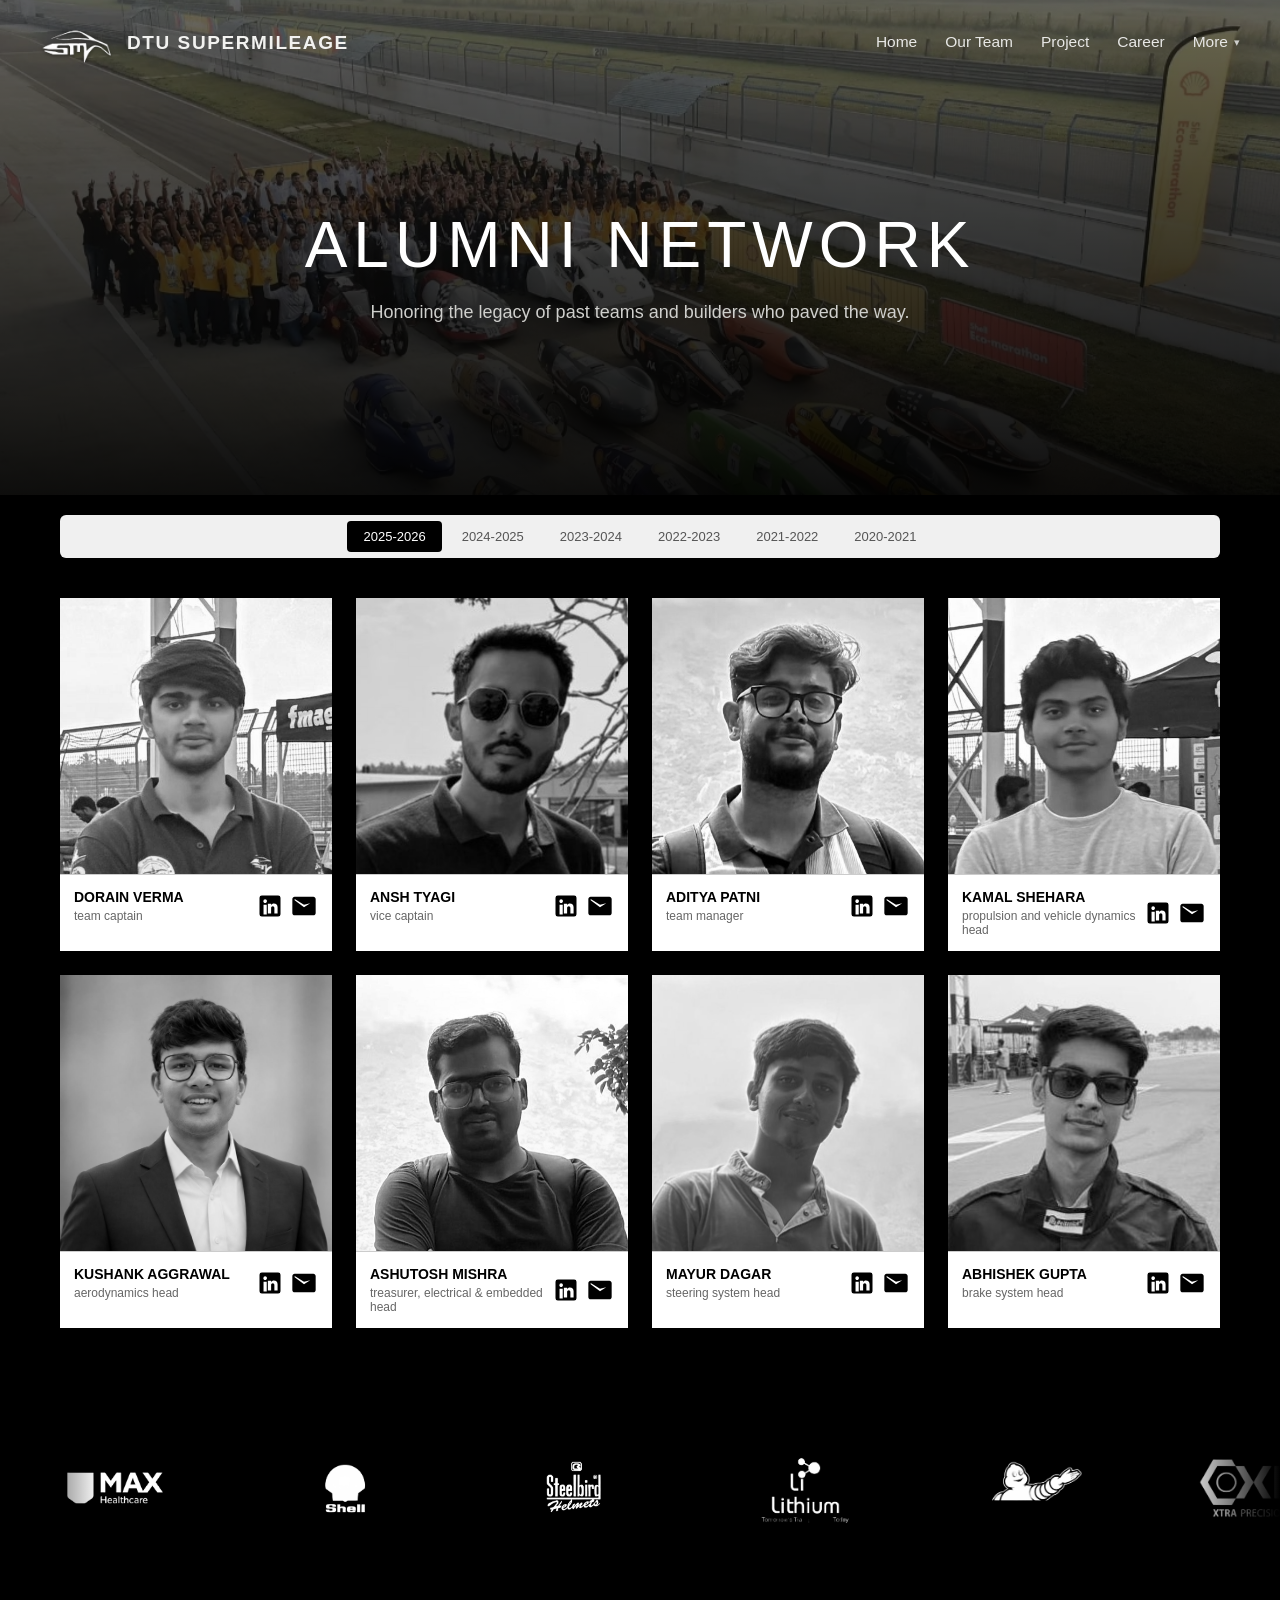
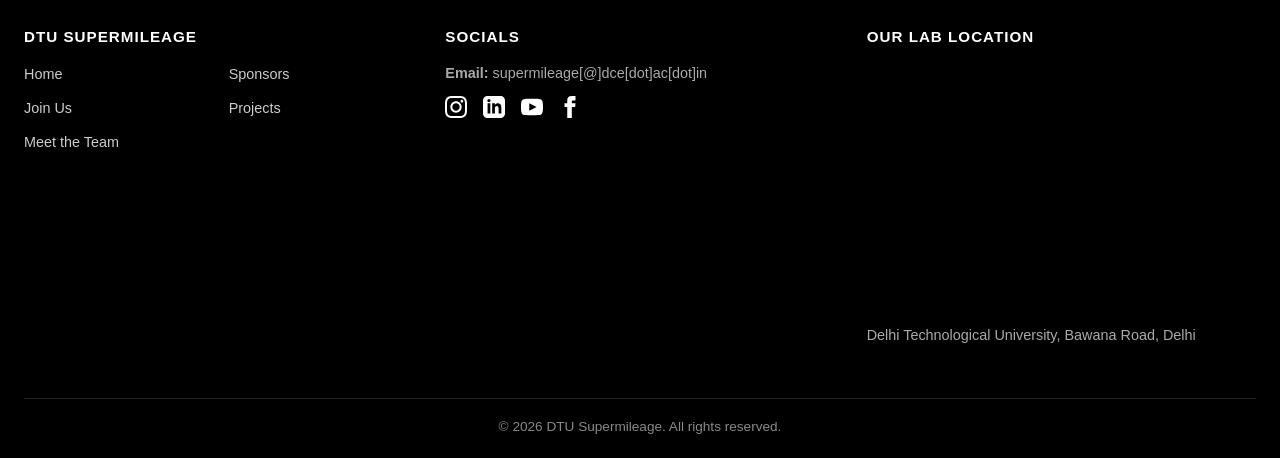
<file: alumni.html>
<!DOCTYPE html>
<html lang="en">
<head>
  <meta charset="UTF-8">
  <meta name="viewport" content="width=device-width, initial-scale=1.0">
  <title>SMV | Alumni</title>

  <!-- Favicon -->
  <link rel="icon" type="image/png" href="assets/smvlogo.jpg">

  <!-- Preload critical performance assets -->
  <link rel="preload" href="assets/smvlogo.png" as="image">
  <link rel="preconnect" href="https://fonts.googleapis.com">
  <link rel="preconnect" href="https://fonts.gstatic.com" crossorigin>
  <link href="https://fonts.googleapis.com/css2?family=Poppins:wght@300;400;500;600&display=swap" rel="stylesheet">
  <link rel="stylesheet" href="https://cdnjs.cloudflare.com/ajax/libs/font-awesome/6.4.0/css/all.min.css">
  <link rel="stylesheet" href="styles.css">

  <!-- Transparent Header, Timeline Ladder & Back-to-Top Styles -->
<style>
/* Session Strip Styling */
.session-strip-container {
  max-width: 1200px;
  margin: 0 auto;
  padding: 20px 20px 0 20px;
}

/* The Unified Strip Container */
.session-strip {
  display: flex;
  justify-content: center;
  gap: 4px;
  overflow-x: auto;
  background-color: #f0f0f0;
  padding: 6px;
  border-radius: 6px;
  border: none;
}

/* Individual Tabs inside the Strip */
.session-btn {
  background: transparent;
  border: none;
  padding: 8px 16px;
  font-size: 13px;
  font-weight: 500;
  cursor: pointer;
  white-space: nowrap;
  border-radius: 4px;
  color: #555;
  transition: all 0.2s ease;
}

.session-btn:hover {
  color: #000;
  background: rgba(0, 0, 0, 0.05);
}

.session-btn.active {
  background: #000;
  color: #fff;
}

.team-section {
  max-width: 1200px;
  margin: 0 auto;
  padding: 40px 20px;
}

.team-grid {
  display: grid;
  grid-template-columns: repeat(4, 1fr);
  gap: 24px;
  margin-bottom: 40px;
}

.team-card {
  border: none;
  background: #fff;
  display: flex;
  flex-direction: column;
}

.team-img-container {
  width: 100%;
  aspect-ratio: 5 / 4;
  background-color: #e0e0e0;
}

.team-img-container img {
  width: 100%;
  height: 100%;
  object-fit: cover;
  filter: grayscale(100%);
}

.team-info {
  padding: 14px;
  border-top: 1px solid #ccc;
  display: flex;
  justify-content: space-between;
  align-items: center;
}

.team-details h3 {
  font-size: 14px;
  font-weight: bold;
  margin: 0 0 4px 0;
  color: #000;
}

.team-details p {
  font-size: 12px;
  margin: 0;
  color: #666;
  text-transform: lowercase;
}

/* Social icons container */
.team-socials {
  display: flex;
  gap: 6px;
}

.team-socials a {
  display: flex;
  align-items: center;
  justify-content: center;
  width: 28px;
  height: 28px;
  background-color: #fff;
  color: #000;
  text-decoration: none;
  transition: opacity 0.2s;
}

.team-socials a:hover {
  opacity: 0.8;
}

.team-socials svg {
  width: 28px;
  height: 28px;
}

#backToTopBtn {
  position: fixed;
  bottom: 30px;
  right: 30px;
  z-index: 99;
  background: rgba(255, 255, 255);
  color: #040404;
  border: none;
  outline: none;
  width: 45px;
  height: 45px;
  border-radius: 50%;
  cursor: pointer;
  display: flex;
  align-items: center;
  justify-content: center;
  font-size: 20px;
  opacity: 0;
  visibility: hidden;
  transform: translateY(20px);
  transition: all 0.3s ease;
  box-shadow: 0 4px 12px rgba(0, 0, 0, 0.3);
}

#backToTopBtn.show {
  opacity: 1;
  visibility: visible;
  transform: translateY(0);
}

#backToTopBtn:hover {
  background: rgb(255, 255, 255);  
  transform: translateY(-3px);
  box-shadow: 0 6px 16px rgba(255, 85, 0, 0.4);
}

@media (max-width: 1024px) {
  .team-grid {
    grid-template-columns: repeat(2, 1fr);
  }
}

@media (max-width: 600px) {
  .team-grid {
    grid-template-columns: 1fr;
  }
}
</style>

</head>
<body>
  <!-- Main Navigation Header -->
<header>
  <a href="index.html" class="brand">
    <img class="brand-logo" src="assets/smvlogo.png" alt="Team DTU Supermileage logo" width="120" height="60">
    <span class="brand-name">DTU SUPERMILEAGE</span>
  </a>

  <!-- Added missing Hamburger Button -->
  <button type="button" class="hamburger-btn" id="hamburgerBtn" aria-label="Toggle Navigation" aria-expanded="false">
    <span class="bar"></span>
    <span class="bar"></span>
    <span class="bar"></span>
  </button>

  <!-- Added id="mainNav" to match script.js target -->
  <nav class="nav-right" id="mainNav" aria-label="Main Navigation">
    <ul class="nav-links">
      <li class="lvl1"><a href="index.html">Home</a></li>
      <li class="lvl1"><a href="ourteam.html">Our Team</a></li>
      <li class="lvl2"><a href="projects.html">Project</a></li>
      <li class="lvl2"><a href="career.html">Career</a></li>
      <li class="lvl3"><a href="sponsors.html">Sponsor Us</a></li>
    </ul>

    <div class="more-wrap">
      <button class="more-btn" id="moreBtn" aria-haspopup="true" aria-expanded="false">
        More <span class="chev">&#9662;</span>
      </button>
      <div class="more-panel" id="morePanel">
        <a href="index.html">Home</a>
        <a href="ourteam.html">Our Team</a>
        <a href="projects.html">Project</a>
        <a href="career.html">Career</a>
        <a href="sponsors.html">Sponsor Us</a>
      </div>
    </div>
  </nav>
</header>
<main style="padding-top: 0;">
    
    <!-- Full-Width Transparent Banner Section -->
    <section style="position: relative; width: 100%; height: 55vh; min-height: 380px; overflow: hidden; display: flex; align-items: center; justify-content: center; text-align: center;">
      <img src="assets/gallery/9.webp" alt="Team DTU Supermileage Banner" style="position: absolute; inset: 0; width: 100%; height: 100%; object-fit: cover; filter: brightness(0.60);">
      <div style="position: absolute; inset: 0; background: linear-gradient(180deg, rgba(0,0,0,0.3) 0%, rgba(0,0,0,0.9) 100%);"></div>
      
      <div style="position: relative; z-index: 2; padding: 0 20px; max-width: 900px; margin-top: 40px;">
        <h1 style="font-size: clamp(36px, 6vw, 64px); font-weight: 300; letter-spacing: 6px; margin-bottom: 16px; text-transform: uppercase; color: #fff;">ALUMNI NETWORK</h1>
        <p style="font-size: clamp(15px, 2vw, 18px); color: #cfcfcc; line-height: 1.6; font-weight: 300; max-width: 600px; margin: 0 auto;">
          Honoring the legacy of past teams and builders who paved the way.
        </p>
      </div>
    </section>
  
<div class="session-strip-container">
  <div class="session-strip" id="sessionStrip">
    <!-- Dynamic session tabs load here -->
  </div>
</div>

<section class="team-section">
  <div class="team-grid" id="teamGrid">
    <!-- Dynamic cards load here -->
  </div>
</section>

  
    <!-- Back to Top Button -->
  <button id="backToTopBtn" aria-label="Back to top">&#8593;</button>

  <section>
    <!-- Sponsor Marquee Section -->
    <div class="sponsor-marquee">
        <div class="marquee-track" id="sponsorTrack">
            <img src="assets/sponsors/1.webp" alt="max_health Logo" class="sponsor-logo">
            <img src="assets/sponsors/2.webp" alt="shell Logo" class="sponsor-logo">
            <img src="assets/sponsors/3.webp" alt="steelbird Logo" class="sponsor-logo">
            <img src="assets/sponsors/4.webp" alt="lithium Logo" class="sponsor-logo">
            <img src="assets/sponsors/5.webp" alt="michelin Logo" class="sponsor-logo">
            <img src="assets/sponsors/6.webp" alt="xpsindia Logo" class="sponsor-logo">
            <img src="assets/sponsors/7.webp" alt="solidworks Logo" class="sponsor-logo">
            <img src="assets/sponsors/8.webp" alt="ansys Logo" class="sponsor-logo">

            <img src="assets/sponsors/1.webp" alt="max_health Logo" class="sponsor-logo">
            <img src="assets/sponsors/2.webp" alt="shell Logo" class="sponsor-logo">
            <img src="assets/sponsors/3.webp" alt="steelbird Logo" class="sponsor-logo">
            <img src="assets/sponsors/4.webp" alt="lithium Logo" class="sponsor-logo">
            <img src="assets/sponsors/5.webp" alt="michelin Logo" class="sponsor-logo">
            <img src="assets/sponsors/6.webp" alt="xpsindia Logo" class="sponsor-logo">
            <img src="assets/sponsors/7.webp" alt="solidworks Logo" class="sponsor-logo">
            <img src="assets/sponsors/8.webp" alt="ansys Logo" class="sponsor-logo">
        </div>
    </div>
  </section>
</main>

  <footer class="site-footer">
    <div class="footer-container">
      <div class="footer-col">
        <h3>DTU SUPERMILEAGE</h3>
        <div class="nav-subcolumns">
          <ul class="footer-links">
            <li><a href="index.html">Home</a></li>
            <li><a href="career.html">Join Us</a></li>
            <li><a href="ourteam.html">Meet the Team</a></li>
          </ul>
          <ul class="footer-links">
            <li><a href="sponsors.html">Sponsors</a></li>
            <li><a href="projects.html">Projects</a></li>
          </ul>
        </div>
      </div>

      <div class="footer-col">
        <h3>SOCIALS</h3>
        <p class="footer-email">
          <strong>Email:</strong> supermileage[@]dce[dot]ac[dot]in
        </p>

        <div class="footer-socials">
          <a href="https://instagram.com/dtusmv" target="_blank" rel="noopener noreferrer" aria-label="Instagram">
            <svg class="social-icon" viewBox="0 0 24 24" aria-hidden="true" focusable="false">
              <path fill="currentColor" d="M12 2.163c3.204 0 3.584.012 4.85.07 3.252.148 4.771 1.691 4.919 4.919.058 1.265.069 1.645.069 4.849 0 3.205-.012 3.584-.069 4.849-.149 3.225-1.664 4.771-4.919 4.919-1.266.058-1.644.07-4.85.07-3.204 0-3.584-.012-4.849-.07-3.26-.149-4.771-1.699-4.919-4.92-.058-1.265-.07-1.644-.07-4.849 0-3.204.013-3.583.07-4.849.149-3.227 1.664-4.771 4.919-4.919 1.266-.057 1.645-.069 4.849-.069zm0-2.163c-3.259 0-3.667.014-4.947.072-4.358.2-6.78 2.618-6.98 6.98-.059 1.281-.073 1.689-.073 4.948 0 3.259.014 3.668.072 4.948.2 4.358 2.618 6.78 6.98 6.98 1.281.058 1.689.072 4.948.072 3.259 0 3.668-.014 4.948-.072 4.354-.2 6.782-2.618 6.979-6.98.059-1.28.073-1.689.073-4.948 0-3.259-.014-3.667-.072-4.947-.196-4.354-2.617-6.78-6.979-6.98-1.281-.059-1.69-.073-4.949-.073zm0 5.838c-3.403 0-6.162 2.759-6.162 6.162s2.759 6.163 6.162 6.163 6.162-2.759 6.162-6.163c0-3.403-2.759-6.162-6.162-6.162zm0 10.162c-2.209 0-4-1.79-4-4 0-2.209 1.791-4 4-4s4 1.791 4 4c0 2.21-1.791 4-4 4zm6.406-11.845c-.796 0-1.441.645-1.441 1.44s.645 1.44 1.441 1.44c.795 0 1.439-.645 1.439-1.44s-.644-1.44-1.439-1.44z"/>
            </svg>
          </a>
          <a href="https://www.linkedin.com/company/dtusupermileage/" target="_blank" rel="noopener noreferrer" aria-label="LinkedIn">
            <svg class="social-icon" viewBox="0 0 24 24" aria-hidden="true" focusable="false">
              <path fill="currentColor" d="M19 0h-14c-2.761 0-5 2.239-5 5v14c0 2.761 2.239 5 5 5h14c2.762 0 5-2.239 5-5v-14c0-2.761-2.238-5-5-5zm-11 19h-3v-11h3v11zm-1.5-12.268c-.966 0-1.75-.79-1.75-1.764s.784-1.764 1.75-1.764 1.75.79 1.75 1.764-.783 1.764-1.75 1.764zm13.5 12.268h-3v-5.604c0-3.368-4-3.113-4 0v5.604h-3v-11h3v1.765c1.396-2.586 7-2.777 7 2.476v6.759z"/>
            </svg>
          </a>
          <a href="https://www.youtube.com/@dtusupermileage" target="_blank" rel="noopener noreferrer" aria-label="YouTube">
            <svg class="social-icon" viewBox="0 0 24 24" aria-hidden="true" focusable="false">
              <path fill="currentColor" d="M19.615 3.184c-3.604-.246-11.631-.245-15.23 0-3.897.266-4.356 2.62-4.385 8.816.029 6.185.484 8.549 4.385 8.816 3.6.245 11.626.246 15.23 0 3.897-.266 4.356-2.62 4.385-8.816-.029-6.185-.484-8.549-4.385-8.816zm-10.615 12.816v-8l8 3.993-8 4.007z"/>
            </svg>
          </a>
          <a href="https://www.facebook.com/DTUSupermileage/" target="_blank" rel="noopener noreferrer" aria-label="Facebook">
            <svg class="social-icon" viewBox="0 0 24 24" aria-hidden="true" focusable="false">
              <path fill="currentColor" d="M9 8h-3v4h3v12h5v-12h3.642l.358-4h-4v-1.667c0-.955.192-1.333 1.115-1.333h2.885v-5h-3.808c-3.596 0-5.192 1.583-5.192 4.615v3.385z"/>
            </svg>
          </a>
        </div>
      </div>

      <div class="footer-col">
        <h3>OUR LAB LOCATION</h3>
        <div class="map-container">
          <iframe 
            src="https://www.google.com/maps/embed?pb=!1m18!1m12!1m3!1d550.8829001126899!2d77.1178675981182!3d28.752760879747065!2m3!1f0!2f0!3f0!3m2!1i1024!2i768!4f13.1!3m3!1m2!1s0x390d0165c2d05ccd%3A0x493614b75f6ae252!2sSMV%20DTU!5e0!3m2!1sen!2sin!4v1786744481241!5m2!1sen!2sin" 
            width="100%" 
            height="250" 
            style="border:0;" 
            allowfullscreen="" 
            loading="lazy" 
            referrerpolicy="strict-origin-when-cross-origin"
            title="SMV DTU Location Map">
          </iframe>
        </div>
        <p class="lab-address">Delhi Technological University, Bawana Road, Delhi</p>
      </div>
    </div>

    <div class="footer-bottom">
      <span>© 2026 DTU Supermileage. All rights reserved.</span>
    </div>
  </footer>

<script src="alumni-data.js"></script>
<script src="script.js"></script>
<script>
  document.addEventListener("DOMContentLoaded", () => {
    if (typeof alumniData === 'undefined') {
      console.error("alumniData is not defined!");
      return;
    }

    const grid = document.getElementById("teamGrid");
    const sessionStrip = document.getElementById("sessionStrip");
    
    const sessions = Object.keys(alumniData);
    if (sessions.length === 0) return;

    let currentSessionKey = sessions.includes("2025-2026") ? "2025-2026" : sessions[0];

    function renderTeamGrid(sessionKey) {
      grid.innerHTML = "";
      const members = alumniData[sessionKey] || [];

      members.forEach(member => {
        const card = document.createElement("div");
        card.className = "team-card";

        card.innerHTML = `
          <div class="team-img-container">
            <img src="${member.image}" alt="${member.name}" onerror="this.src='https://via.placeholder.com/300x400?text=No+Image'">
          </div>
          <div class="team-info">
            <div class="team-details">
              <h3>${member.name}</h3>
              <p>${member.designation}</p>
            </div>
            <div class="team-socials">
              <a href="${member.linkedin || '#'}" target="_blank" rel="noopener noreferrer" title="LinkedIn">
                <svg width="16" height="16" viewBox="0 0 24 24" fill="currentColor">
                  <path d="M19 3a2 2 0 0 1 2 2v14a2 2 0 0 1-2 2H5a2 2 0 0 1-2-2V5a2 2 0 0 1 2-2h14m-.5 15.5v-5.3a3.26 3.26 0 0 0-3.26-3.26c-.85 0-1.84.52-2.28 1.3v-1.11h-2.79v8.37h2.79v-4.93c0-.77.62-1.4 1.39-1.4a1.4 1.4 0 0 1 1.4 1.4v4.93h2.75M6.46 10.9v8.37H9.2v-8.37H6.46M7.83 6.31a1.53 1.53 0 0 0-1.53 1.53c0 .84.69 1.52 1.53 1.52.84 0 1.53-.68 1.53-1.52 0-.84-.69-1.53-1.53-1.53Z"/>
                </svg>
              </a>
              <a href="mailto:${member.email || '#'}" title="Email">
                <svg width="16" height="16" viewBox="0 0 24 24" fill="currentColor">
                  <path d="M20 4H4c-1.1 0-1.99.9-1.99 2L2 18c0 1.1.9 2 2 2h16c1.1 0 2-.9 2-2V6c0-1.1-.9-2-2-2zm0 4l-8 5-8-6V6l8 5 8-2v2z"/>
                </svg>
              </a>
            </div>
          </div>
        `;
        grid.appendChild(card);
      });
    }

    function renderSessionStrip() {
      sessionStrip.innerHTML = "";
      sessions.forEach(session => {
        const btn = document.createElement("button");
        btn.className = `session-btn ${session === currentSessionKey ? 'active' : ''}`;
        btn.textContent = session;
        
        btn.addEventListener("click", () => {
          document.querySelectorAll('.session-btn').forEach(b => b.classList.remove('active'));
          btn.classList.add('active');
          
          currentSessionKey = session;
          renderTeamGrid(currentSessionKey);
        });

        sessionStrip.appendChild(btn);
      });
    }

    renderSessionStrip();
    renderTeamGrid(currentSessionKey);
  });
</script>
</body>
</html>
</file>
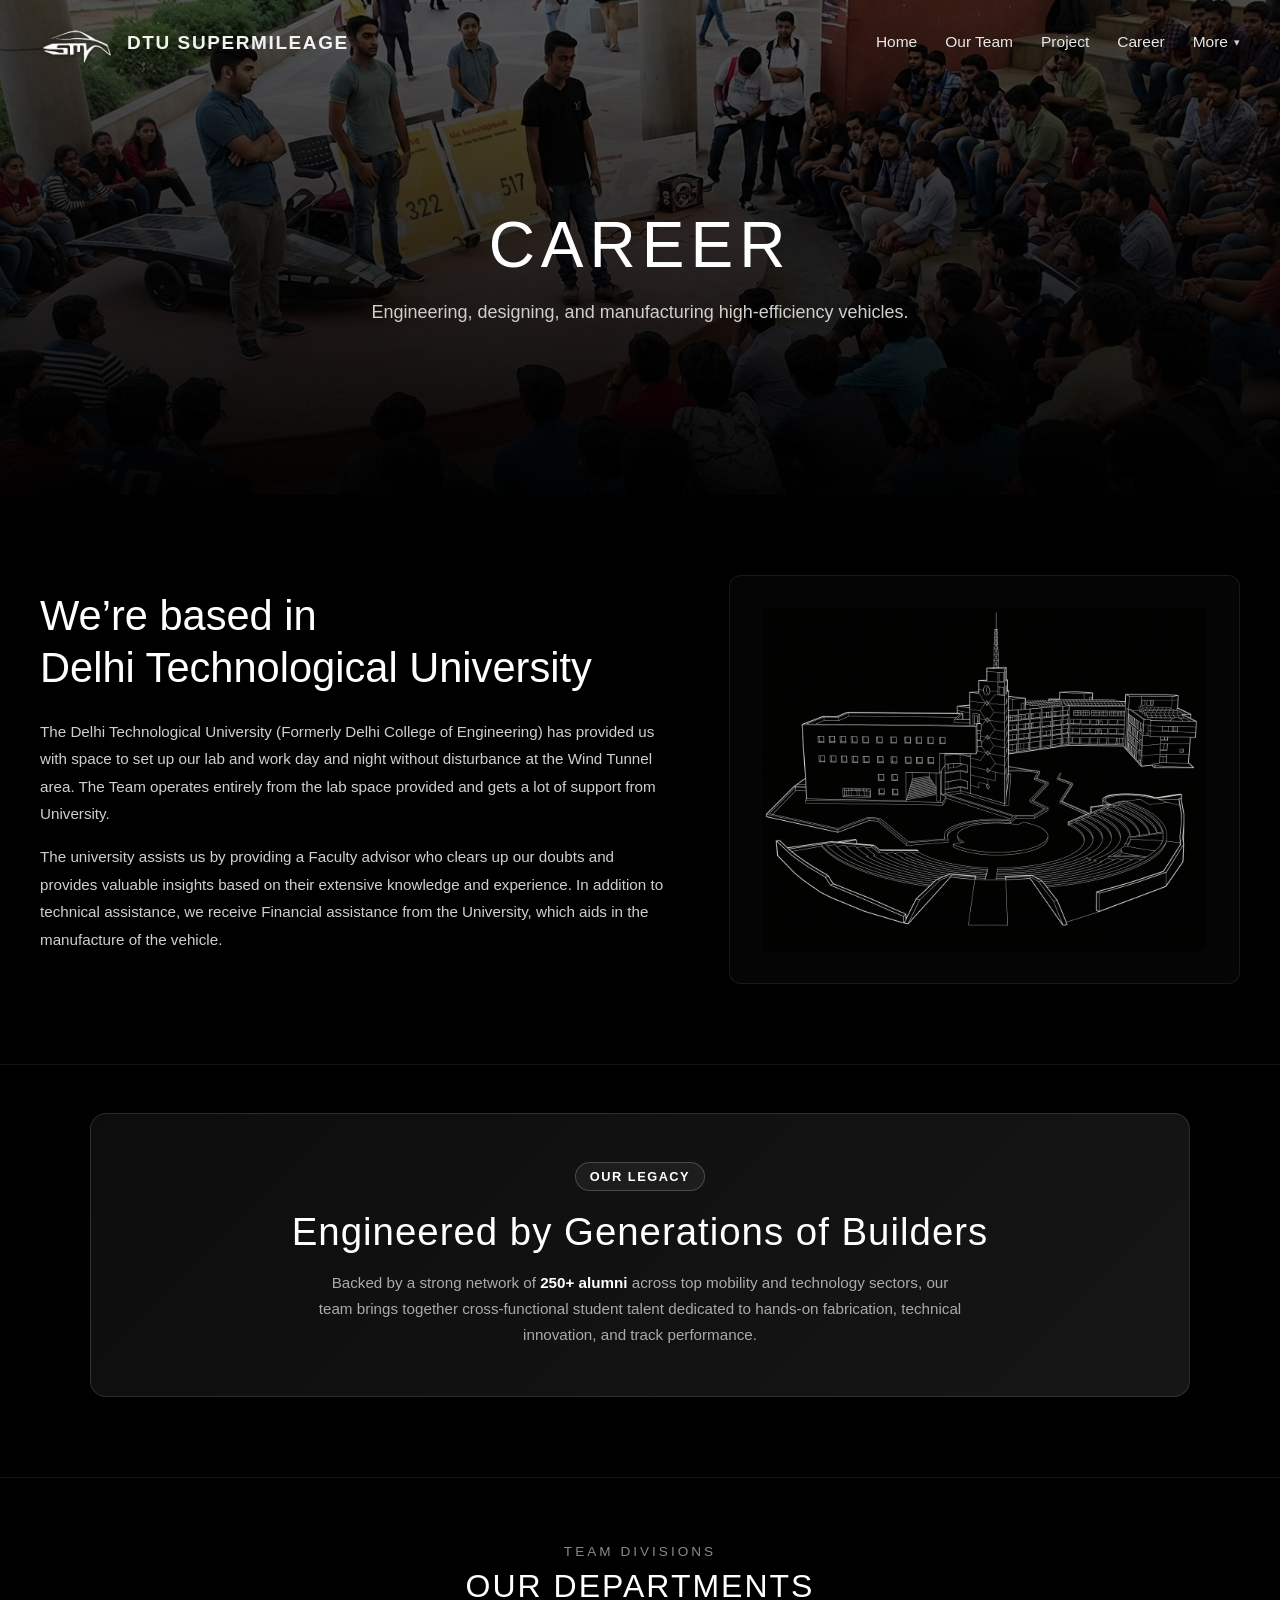
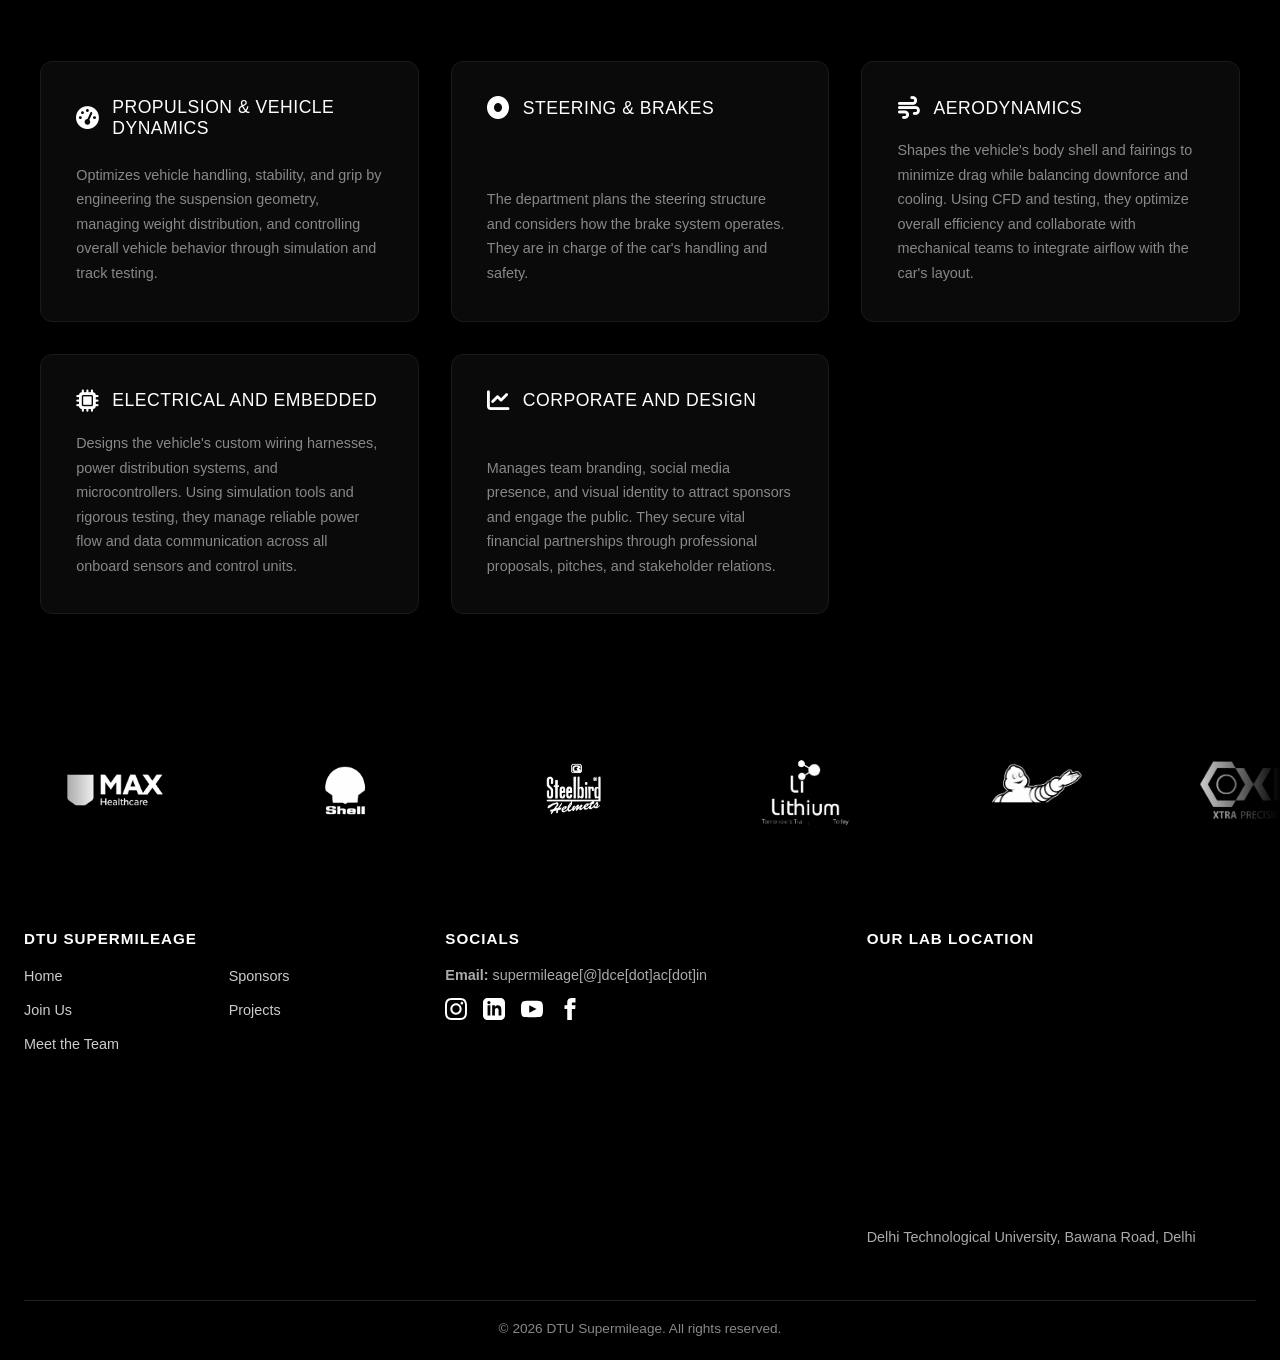
<file: career.html>
<!DOCTYPE html>
<html lang="en">
<head>
  <meta charset="UTF-8">
  <meta name="viewport" content="width=device-width, initial-scale=1.0">
  <title>SMV | Career</title>

  <!-- Favicon -->
  <link rel="icon" type="image/png" href="assets/smvlogo.jpg">

  <!-- Preload critical performance assets -->
  <link rel="preload" href="assets/smvlogo.png" as="image">
  <link rel="preconnect" href="https://fonts.googleapis.com">
  <link rel="preconnect" href="https://fonts.gstatic.com" crossorigin>
  <link href="https://fonts.googleapis.com/css2?family=Poppins:wght@300;400;500;600&display=swap" rel="stylesheet">
  <link rel="stylesheet" href="https://cdnjs.cloudflare.com/ajax/libs/font-awesome/6.4.0/css/all.min.css">

  <!-- Link external stylesheet -->
  <link rel="stylesheet" href="styles.css">

  <style>
    /* Dark Theme Styles for Career Page */
    body {
      background-color: #000000;
      color: #ffffff;
    }

    /* Hero Banner Section */
    .career-hero-banner {
      position: relative;
      width: 100%;
      height: 55vh;
      min-height: 380px;
      overflow: hidden;
      display: flex;
      align-items: center;
      justify-content: center;
      text-align: center;
    }

    .career-hero-banner img {
      position: absolute;
      inset: 0;
      width: 100%;
      height: 100%;
      object-fit: cover;
      filter: brightness(0.5);
    }

    .banner-overlay {
      position: absolute;
      inset: 0;
      background: linear-gradient(180deg, rgba(0,0,0,0.3) 0%, rgba(0,0,0,0.95) 100%);
    }

    .banner-content {
      position: relative;
      z-index: 2;
      padding: 0 20px;
      max-width: 900px;
      margin-top: 40px;
    }

    /* Location / DTU Section */
    .location-section {
      background: #000000;
      color: #ffffff;
      padding: 5rem 1.5rem;
      border-bottom: 1px solid rgba(255, 255, 255, 0.08);
    }

    .location-container {
      max-width: 1200px;
      margin: 0 auto;
      display: grid;
      grid-template-columns: 1fr;
      gap: 3rem;
      align-items: center;
    }

    @media (min-width: 1024px) {
      .location-container {
        grid-template-columns: 1.1fr 0.9fr;
        gap: 4rem;
      }
    }

    .location-title {
      font-size: clamp(1.8rem, 3.5vw, 2.6rem);
      font-weight: 300;
      line-height: 1.25;
      color: #ffffff;
      margin-bottom: 1.5rem;
    }

    .location-title span {
      font-weight: 500;
      color: #ffffff;
    }

    .location-text p {
      color: #cfcfcc;
      font-size: 0.95rem;
      line-height: 1.8;
      font-weight: 300;
      margin-bottom: 1rem;
    }

    .location-image-wrapper {
      background: rgba(255, 255, 255, 0.02);
      border: 1px solid rgba(255, 255, 255, 0.08);
      border-radius: 12px;
      padding: 2rem;
      display: flex;
      justify-content: center;
    }

    .location-image {
      width: 100%;
      max-width: 480px;
      height: auto;
      filter: invert(1) opacity(0.85);
    }

    /* Legacy Banner Section */
    .recruitment-card-section {
      background: #000000;
      padding: 3rem 1.5rem 5rem 1.5rem;
    }

    .recruitment-card {
      max-width: 1100px;
      margin: 0 auto;
      background: linear-gradient(135deg, #0d0d0d 0%, #161616 100%);
      border: 1px solid rgba(255, 255, 255, 0.12);
      border-radius: 16px;
      padding: 3rem 2rem;
      display: flex;
      flex-direction: column;
      align-items: center;
      text-align: center;
    }

    .legacy-badge {
      display: inline-flex;
      align-items: center;
      gap: 8px;
      background: rgba(255, 255, 255, 0.05);
      border: 1px solid rgba(255, 255, 255, 0.2);
      color: #ffffff;
      padding: 6px 14px;
      border-radius: 50px;
      font-size: 0.8rem;
      font-weight: 600;
      letter-spacing: 1.5px;
      margin-bottom: 1.2rem;
    }

    .recruitment-card h2 {
      font-size: clamp(1.8rem, 3vw, 2.5rem);
      color: #ffffff;
      font-weight: 300;
      letter-spacing: 1px;
      margin-bottom: 1rem;
    }

    .recruitment-card p {
      color: #aaaaaa;
      max-width: 650px;
      margin-bottom: 0;
      font-size: 0.95rem;
      line-height: 1.7;
      font-weight: 300;
    }

    .recruitment-card p strong {
      color: #ffffff;
      font-weight: 600;
    }

    /* Departments Section */
    .dept-section {
      background: #000000;
      padding: 4rem 1.5rem 6rem 1.5rem;
      border-top: 1px solid rgba(255, 255, 255, 0.08);
    }

    .section-title-wrap {
      text-align: center;
      margin-bottom: 3.5rem;
    }

    .section-subtitle {
      color: #888888;
      font-size: 0.85rem;
      letter-spacing: 3px;
      text-transform: uppercase;
    }

    .dept-grid {
      max-width: 1200px;
      margin: 0 auto;
      display: grid;
      grid-template-columns: repeat(auto-fit, minmax(320px, 1fr));
      gap: 2rem;
    }

    .dept-card-item {
      background: #0a0a0a;
      border: 1px solid #1a1a1a;
      border-radius: 12px;
      padding: 2.2rem;
      display: flex;
      flex-direction: column;
      justify-content: space-between;
      transition: all 0.3s ease;
    }

    .dept-card-item:hover {
      border-color: rgba(255, 255, 255, 0.3);
      transform: translateY(-4px);
      background: #111111;
    }

    .dept-icon-header {
      display: flex;
      align-items: center;
      gap: 14px;
      margin-bottom: 1.2rem;
    }

    .dept-icon-header i {
      font-size: 1.4rem;
      color: #ffffff;
    }

    .dept-card-title {
      font-size: 1.1rem;
      font-weight: 500;
      color: #ffffff;
      letter-spacing: 0.5px;
    }

    .dept-card-desc {
      font-size: 0.9rem;
      color: #888888;
      line-height: 1.7;
      font-weight: 300;
      margin: 0;
    }

    /* Back to Top Button */
    #backToTopBtn {
      position: fixed;
      bottom: 30px;
      right: 30px;
      z-index: 99;
      background: #ffffff;
      color: #040404;
      border: none;
      outline: none;
      width: 45px;
      height: 45px;
      border-radius: 50%;
      cursor: pointer;
      display: flex;
      align-items: center;
      justify-content: center;
      font-size: 20px;
      opacity: 0;
      visibility: hidden;
      transform: translateY(20px);
      transition: all 0.3s ease;
      box-shadow: 0 4px 12px rgba(0, 0, 0, 0.3);
    }

    #backToTopBtn.show {
      opacity: 1;
      visibility: visible;
      transform: translateY(0);
    }

    #backToTopBtn:hover {
      transform: translateY(-3px);
      box-shadow: 0 6px 16px rgba(255, 85, 0, 0.4);
    }

    @media (max-width: 768px) {
      #backToTopBtn {
        bottom: 20px;
        right: 20px;
        width: 40px;
        height: 40px;
        font-size: 18px;
      }
    }
  </style>
</head>

<body>
  <!-- Header Navigation -->
  <header>
    <a href="index.html" class="brand">
      <img class="brand-logo" src="assets/smvlogo.png" alt="Team DTU Supermileage logo" width="120" height="60">
      <span class="brand-name">DTU SUPERMILEAGE</span>
    </a>

    <button type="button" class="hamburger-btn" id="hamburgerBtn" aria-label="Toggle Navigation" aria-expanded="false">
      <span class="bar"></span>
      <span class="bar"></span>
      <span class="bar"></span>
    </button>

    <nav class="nav-right" id="mainNav" aria-label="Main Navigation">
      <ul class="nav-links">
        <li class="lvl1"><a href="index.html">Home</a></li>
        <li class="lvl1"><a href="ourteam.html">Our Team</a></li>
        <li class="lvl2"><a href="projects.html">Project</a></li>
        <li class="lvl2"><a href="career.html">Career</a></li>
        <li class="lvl3"><a href="sponsors.html">Sponsor Us</a></li>
      </ul>

      <div class="more-wrap">
        <button class="more-btn" id="moreBtn" aria-haspopup="true" aria-expanded="false">
          More <span class="chev">&#9662;</span>
        </button>
        <div class="more-panel" id="morePanel">
          <a href="index.html">Home</a>
          <a href="ourteam.html">Our Team</a>
          <a href="projects.html">Project</a>
          <a href="career.html">Career</a>
          <a href="sponsors.html">Sponsor Us</a>
        </div>
      </div>
    </nav>
  </header>

  <main style="padding-top: 0;">
    <!-- Top Hero Banner -->
    <section class="career-hero-banner">
      <img src="assets/banner/career.webp" alt="Team DTU Supermileage Workshop">
      <div class="banner-overlay"></div>
      <div class="banner-content">
        <h1 style="font-size: clamp(36px, 6vw, 64px); font-weight: 300; letter-spacing: 6px; margin-bottom: 16px; text-transform: uppercase; color: #fff;">CAREER</h1>
        <p style="font-size: clamp(15px, 2vw, 18px); color: #cfcfcc; line-height: 1.6; font-weight: 300; max-width: 600px; margin: 0 auto;">
          Engineering, designing, and manufacturing high-efficiency vehicles.
        </p>
      </div>
    </section>

    <!-- DTU Location Section -->
    <section class="location-section">
      <div class="location-container">
        <div class="location-content">
          <h2 class="location-title">
            We’re based in <br />
            <span>Delhi Technological University</span>
          </h2>
          <div class="location-text">
            <p>
              The Delhi Technological University (Formerly Delhi College of Engineering) has provided us with space to set up our lab and work day and night without disturbance at the Wind Tunnel area. The Team operates entirely from the lab space provided and gets a lot of support from University.
            </p>
            <p>
              The university assists us by providing a Faculty advisor who clears up our doubts and provides valuable insights based on their extensive knowledge and experience. In addition to technical assistance, we receive Financial assistance from the University, which aids in the manufacture of the vehicle.
            </p>
          </div>
        </div>

        <div class="location-image-wrapper">
          <img 
            src="assets/career/carees.avif" 
            alt="Delhi Technological University Lab Location" 
            class="location-image"
          />
        </div>
      </div>
    </section>

    <!-- Our Legacy Section -->
    <section class="recruitment-card-section">
      <div class="recruitment-card">
        <div class="legacy-badge">
          OUR LEGACY
        </div>
        <h2>Engineered by Generations of Builders</h2>
        <p>
          Backed by a strong network of <strong>250+ alumni</strong> across top mobility and technology sectors, our team brings together cross-functional student talent dedicated to hands-on fabrication, technical innovation, and track performance.
        </p>
      </div>
    </section>

    <!-- Departments Grid -->
    <section class="dept-section">
      <div class="section-title-wrap">
        <span class="section-subtitle">TEAM DIVISIONS</span>
        <h2 style="color: #ffffff; font-size: 2rem; font-weight: 300; letter-spacing: 2px; margin-top: 0.5rem;">OUR DEPARTMENTS</h2>
      </div>

      <div class="dept-grid">
        <!-- Card 1 -->
        <div class="dept-card-item">
          <div class="dept-icon-header">
            <i class="fa-solid fa-gauge-high"></i>
            <h3 class="dept-card-title">PROPULSION & VEHICLE DYNAMICS</h3>
          </div>
          <p class="dept-card-desc">Optimizes vehicle handling, stability, and grip by engineering the suspension geometry, managing weight distribution, and controlling overall vehicle behavior through simulation and track testing.</p>
        </div>

        <!-- Card 2 -->
        <div class="dept-card-item">
          <div class="dept-icon-header">
            <i class="fa-solid fa-circle-dot"></i>
            <h3 class="dept-card-title">STEERING & BRAKES</h3>
          </div>
          <p class="dept-card-desc">The department plans the steering structure and considers how the brake system operates. They are in charge of the car's handling and safety.</p>
        </div>

        <!-- Card 3 -->
        <div class="dept-card-item">
          <div class="dept-icon-header">
            <i class="fa-solid fa-wind"></i>
            <h3 class="dept-card-title">AERODYNAMICS</h3>
          </div>
          <p class="dept-card-desc">Shapes the vehicle's body shell and fairings to minimize drag while balancing downforce and cooling. Using CFD and testing, they optimize overall efficiency and collaborate with mechanical teams to integrate airflow with the car's layout.</p>
        </div>

        <!-- Card 4 -->
        <div class="dept-card-item">
          <div class="dept-icon-header">
            <i class="fa-solid fa-microchip"></i>
            <h3 class="dept-card-title">ELECTRICAL AND EMBEDDED</h3>
          </div>
          <p class="dept-card-desc">Designs the vehicle's custom wiring harnesses, power distribution systems, and microcontrollers. Using simulation tools and rigorous testing, they manage reliable power flow and data communication across all onboard sensors and control units.</p>
        </div>

        <!-- Card 5 -->
        <div class="dept-card-item">
          <div class="dept-icon-header">
            <i class="fa-solid fa-chart-line"></i>
            <h3 class="dept-card-title">CORPORATE AND DESIGN</h3>
          </div>
          <p class="dept-card-desc">Manages team branding, social media presence, and visual identity to attract sponsors and engage the public. They secure vital financial partnerships through professional proposals, pitches, and stakeholder relations.</p>
        </div>
      </div>
    </section>

    <!-- Back to Top Button -->
    <button id="backToTopBtn" aria-label="Back to top">&#8593;</button>

    <!-- Sponsor Marquee Section -->
    <section>
      <div class="sponsor-marquee">
        <div class="marquee-track" id="sponsorTrack">
          <img src="assets/sponsors/1.webp" alt="max_health Logo" class="sponsor-logo">
          <img src="assets/sponsors/2.webp" alt="shell Logo" class="sponsor-logo">
          <img src="assets/sponsors/3.webp" alt="steelbird Logo" class="sponsor-logo">
          <img src="assets/sponsors/4.webp" alt="lithium Logo" class="sponsor-logo">
          <img src="assets/sponsors/5.webp" alt="michelin Logo" class="sponsor-logo">
          <img src="assets/sponsors/6.webp" alt="xpsindia Logo" class="sponsor-logo">
          <img src="assets/sponsors/7.webp" alt="solidworks Logo" class="sponsor-logo">
          <img src="assets/sponsors/8.webp" alt="ansys Logo" class="sponsor-logo">
          
          <img src="assets/sponsors/1.webp" alt="max_health Logo" class="sponsor-logo">
          <img src="assets/sponsors/2.webp" alt="shell Logo" class="sponsor-logo">
          <img src="assets/sponsors/3.webp" alt="steelbird Logo" class="sponsor-logo">
          <img src="assets/sponsors/4.webp" alt="lithium Logo" class="sponsor-logo">
          <img src="assets/sponsors/5.webp" alt="michelin Logo" class="sponsor-logo">
          <img src="assets/sponsors/6.webp" alt="xpsindia Logo" class="sponsor-logo">
          <img src="assets/sponsors/7.webp" alt="solidworks Logo" class="sponsor-logo">
          <img src="assets/sponsors/8.webp" alt="ansys Logo" class="sponsor-logo">
        </div>
      </div>
    </section>
  </main>

  <!-- Site Footer -->
  <footer class="site-footer">
    <div class="footer-container">
      <div class="footer-col">
        <h3>DTU SUPERMILEAGE</h3>
        <div class="nav-subcolumns">
          <ul class="footer-links">
            <li><a href="index.html">Home</a></li>
            <li><a href="career.html">Join Us</a></li>
            <li><a href="ourteam.html">Meet the Team</a></li>
          </ul>
          <ul class="footer-links">
            <li><a href="sponsors.html">Sponsors</a></li>
            <li><a href="projects.html">Projects</a></li>
          </ul>
        </div>
      </div>

      <div class="footer-col">
        <h3>SOCIALS</h3>
        <p class="footer-email">
          <strong>Email:</strong> supermileage[@]dce[dot]ac[dot]in
        </p>

        <div class="footer-socials">
          <a href="https://instagram.com/dtusmv" target="_blank" rel="noopener noreferrer" aria-label="Instagram">
            <svg class="social-icon" viewBox="0 0 24 24" aria-hidden="true" focusable="false"><path fill="currentColor" d="M12 2.163c3.204 0 3.584.012 4.85.07 3.252.148 4.771 1.691 4.919 4.919.058 1.265.069 1.645.069 4.849 0 3.205-.012 3.584-.069 4.849-.149 3.225-1.664 4.771-4.919 4.919-1.266.058-1.644.07-4.85.07-3.204 0-3.584-.012-4.849-.07-3.26-.149-4.771-1.699-4.919-4.92-.058-1.265-.07-1.644-.07-4.849 0-3.204.013-3.583.07-4.849.149-3.227 1.664-4.771 4.919-4.919 1.266-.057 1.645-.069 4.849-.069zm0-2.163c-3.259 0-3.667.014-4.947.072-4.358.2-6.78 2.618-6.98 6.98-.059 1.281-.073 1.689-.073 4.948 0 3.259.014 3.668.072 4.948.2 4.358 2.618 6.78 6.98 6.98 1.281.058 1.689.072 4.948.072 3.259 0 3.668-.014 4.948-.072 4.354-.2 6.782-2.618 6.979-6.98.059-1.28.073-1.689.073-4.948 0-3.259-.014-3.667-.072-4.947-.196-4.354-2.617-6.78-6.979-6.98-1.281-.059-1.69-.073-4.949-.073zm0 5.838c-3.403 0-6.162 2.759-6.162 6.162s2.759 6.163 6.162 6.163 6.162-2.759 6.162-6.163c0-3.403-2.759-6.162-6.162-6.162zm0 10.162c-2.209 0-4-1.79-4-4 0-2.209 1.791-4 4-4s4 1.791 4 4c0 2.21-1.791 4-4 4zm6.406-11.845c-.796 0-1.441.645-1.441 1.44s.645 1.44 1.441 1.44c.795 0 1.439-.645 1.439-1.44s-.644-1.44-1.439-1.44z"/></svg>
          </a>
          <a href="https://www.linkedin.com/company/dtusupermileage/" target="_blank" rel="noopener noreferrer" aria-label="LinkedIn">
            <svg class="social-icon" viewBox="0 0 24 24" aria-hidden="true" focusable="false"><path fill="currentColor" d="M19 0h-14c-2.761 0-5 2.239-5 5v14c0 2.761 2.239 5 5 5h14c2.762 0 5-2.239 5-5v-14c0-2.761-2.238-5-5-5zm-11 19h-3v-11h3v11zm-1.5-12.268c-.966 0-1.75-.79-1.75-1.764s.784-1.764 1.75-1.764 1.75.79 1.75 1.764-.783 1.764-1.75 1.764zm13.5 12.268h-3v-5.604c0-3.368-4-3.113-4 0v5.604h-3v-11h3v1.765c1.396-2.586 7-2.777 7 2.476v6.759z"/></svg>
          </a>
          <a href="https://www.youtube.com/@dtusupermileage" target="_blank" rel="noopener noreferrer" aria-label="YouTube">
            <svg class="social-icon" viewBox="0 0 24 24" aria-hidden="true" focusable="false"><path fill="currentColor" d="M19.615 3.184c-3.604-.246-11.631-.245-15.23 0-3.897.266-4.356 2.62-4.385 8.816.029 6.185.484 8.549 4.385 8.816 3.6.245 11.626.246 15.23 0 3.897-.266 4.356-2.62 4.385-8.816-.029-6.185-.484-8.549-4.385-8.816zm-10.615 12.816v-8l8 3.993-8 4.007z"/></svg>
          </a>
          <a href="https://www.facebook.com/DTUSupermileage/" target="_blank" rel="noopener noreferrer" aria-label="Facebook">
            <svg class="social-icon" viewBox="0 0 24 24" aria-hidden="true" focusable="false"><path fill="currentColor" d="M9 8h-3v4h3v12h5v-12h3.642l.358-4h-4v-1.667c0-.955.192-1.333 1.115-1.333h2.885v-5h-3.808c-3.596 0-5.192 1.583-5.192 4.615v3.385z"/></svg>
          </a>
        </div>
      </div>

      <div class="footer-col">
        <h3>OUR LAB LOCATION</h3>
        <div class="map-container">
          <iframe 
            src="https://www.google.com/maps/embed?pb=!1m18!1m12!1m3!1d550.8829001126899!2d77.1178675981182!3d28.752760879747065!2m3!1f0!2f0!3f0!3m2!1i1024!2i768!4f13.1!3m3!1m2!1s0x390d0165c2d05ccd%3A0x493614b75f6ae252!2sSMV%20DTU!5e0!3m2!1sen!2sin!4v1786744481241!5m2!1sen!2sin" 
            width="100%" 
            height="250" 
            style="border:0;" 
            allowfullscreen="" 
            loading="lazy" 
            referrerpolicy="strict-origin-when-cross-origin"
            title="SMV DTU Location Map">
          </iframe>
        </div>
        <p class="lab-address">Delhi Technological University, Bawana Road, Delhi</p>
      </div>
    </div>

    <div class="footer-bottom">
      <span>© 2026 DTU Supermileage. All rights reserved.</span>
    </div>
  </footer>

  <script src="script.js"></script>
</body>
</html>
</file>
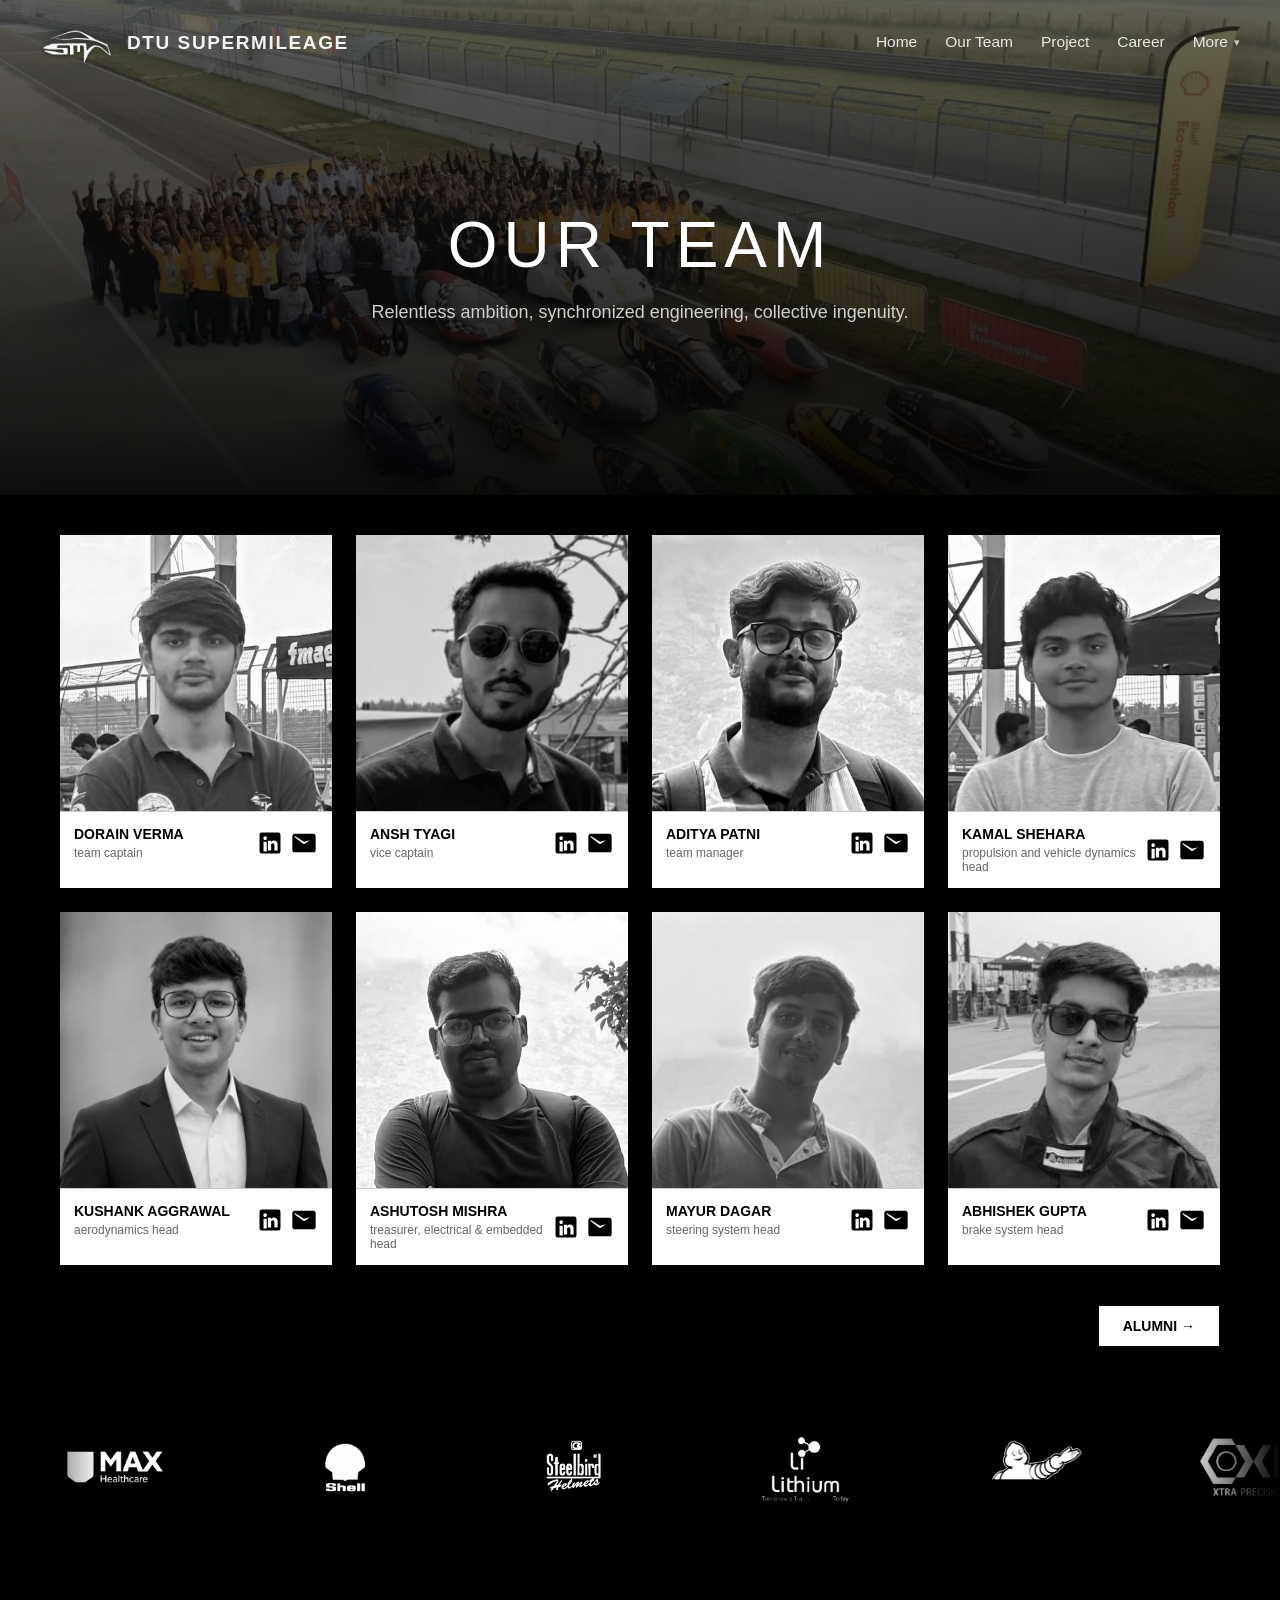
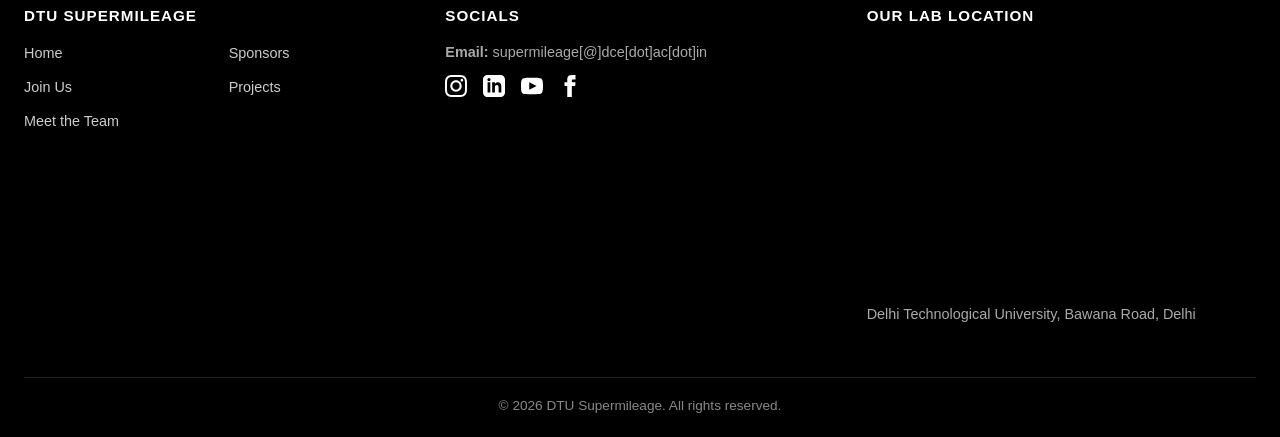
<file: ourteam.html>
<!DOCTYPE html>
<html lang="en">
<head>
  <meta charset="UTF-8">
  <meta name="viewport" content="width=device-width, initial-scale=1.0">
  <title>SMV | Our Team</title>

  <!-- Favicon -->
  <link rel="icon" type="image/png" href="assets/smvlogo.jpg">

  <!-- Preload critical performance assets -->
  <link rel="preload" href="assets/smvlogo.png" as="image">
  <link rel="preconnect" href="https://fonts.googleapis.com">
  <link rel="preconnect" href="https://fonts.gstatic.com" crossorigin>
  <link href="https://fonts.googleapis.com/css2?family=Poppins:wght@300;400;500;600&display=swap" rel="stylesheet">
  <link rel="stylesheet" href="https://cdnjs.cloudflare.com/ajax/libs/font-awesome/6.4.0/css/all.min.css">
  <link rel="stylesheet" href="styles.css">

<style>
.team-section {
  max-width: 1200px;
  margin: 0 auto;
  padding: 40px 20px;
}

.team-grid {
  display: grid;
  grid-template-columns: repeat(4, 1fr);
  gap: 24px;
  margin-bottom: 40px;
}

.team-card {
  border: none;
  background: #fff;
  display: flex;
  flex-direction: column;
}

.team-img-container {
  width: 100%;
  aspect-ratio: 5 / 4;
  background-color: #e0e0e0;
}

.team-img-container img {
  width: 100%;
  height: 100%;
  object-fit: cover;
  filter: grayscale(100%);
}

.team-info {
  padding: 14px;
  border-top: 1px solid #ccc;
  display: flex;
  justify-content: space-between;
  align-items: center;
}

.team-details h3 {
  font-size: 14px;
  font-weight: bold;
  margin: 0 0 4px 0;
  color: #000;
}

.team-details p {
  font-size: 12px;
  margin: 0;
  color: #666;
  text-transform: lowercase;
}

/* Social icons container */
.team-socials {
  display: flex;
  gap: 6px;
}

.team-socials a {
  display: flex;
  align-items: center;
  justify-content: center;
  width: 28px;
  height: 28px;
  background-color: #fff;
  color: #000;
  text-decoration: none;
  transition: opacity 0.2s;
}

.team-socials a:hover {
  opacity: 0.8;
}

.team-socials svg {
  width: 28px;
  height: 28px;
}

.alumni-button-container {
  display: flex;
  justify-content: flex-end;
}

.alumni-btn {
  display: inline-flex;
  align-items: center;
  gap: 10px;
  padding: 12px 24px;
  border: 1px solid #000;
  color: #000;
  text-decoration: none;
  font-weight: bold;
  font-size: 14px;
  background: #fff;
  transition: background 0.2s, color 0.2s;
}

.alumni-btn:hover {
  background: #000;
  color: #fff;
}

#backToTopBtn {
  position: fixed;
  bottom: 30px;
  right: 30px;
  z-index: 99;
  background: rgba(255, 255, 255);
  color: #040404;
  border: none;
  outline: none;
  width: 45px;
  height: 45px;
  border-radius: 50%;
  cursor: pointer;
  display: flex;
  align-items: center;
  justify-content: center;
  font-size: 20px;
  opacity: 0;
  visibility: hidden;
  transform: translateY(20px);
  transition: all 0.3s ease;
  box-shadow: 0 4px 12px rgba(0, 0, 0, 0.3);
}

#backToTopBtn.show {
  opacity: 1;
  visibility: visible;
  transform: translateY(0);
}

#backToTopBtn:hover {
  background: rgb(255, 255, 255);  
  transform: translateY(-3px);
  box-shadow: 0 6px 16px rgba(255, 85, 0, 0.4);
}

@media (max-width: 1024px) {
  .team-grid {
    grid-template-columns: repeat(2, 1fr);
  }
}

@media (max-width: 600px) {
  .team-grid {
    grid-template-columns: 1fr;
  }
}
</style>

</head>
<body>
  <!-- Main Navigation Header -->
<header>
  <a href="index.html" class="brand">
    <img class="brand-logo" src="assets/smvlogo.png" alt="Team DTU Supermileage logo" width="120" height="60">
    <span class="brand-name">DTU SUPERMILEAGE</span>
  </a>

  <!-- Added missing Hamburger Button -->
  <button type="button" class="hamburger-btn" id="hamburgerBtn" aria-label="Toggle Navigation" aria-expanded="false">
    <span class="bar"></span>
    <span class="bar"></span>
    <span class="bar"></span>
  </button>

  <!-- Added id="mainNav" to match script.js target -->
  <nav class="nav-right" id="mainNav" aria-label="Main Navigation">
    <ul class="nav-links">
      <li class="lvl1"><a href="index.html">Home</a></li>
      <li class="lvl1"><a href="ourteam.html">Our Team</a></li>
      <li class="lvl2"><a href="projects.html">Project</a></li>
      <li class="lvl2"><a href="career.html">Career</a></li>
      <li class="lvl3"><a href="sponsors.html">Sponsor Us</a></li>
    </ul>

    <div class="more-wrap">
      <button class="more-btn" id="moreBtn" aria-haspopup="true" aria-expanded="false">
        More <span class="chev">&#9662;</span>
      </button>
      <div class="more-panel" id="morePanel">
        <a href="index.html">Home</a>
        <a href="ourteam.html">Our Team</a>
        <a href="projects.html">Project</a>
        <a href="career.html">Career</a>
        <a href="sponsors.html">Sponsor Us</a>
      </div>
    </div>
  </nav>
</header>
<main style="padding-top: 0;">
    
    <!-- Full-Width Transparent Banner Section -->
    <section style="position: relative; width: 100%; height: 55vh; min-height: 380px; overflow: hidden; display: flex; align-items: center; justify-content: center; text-align: center;">
      <img src="assets/gallery/9.webp" alt="Team DTU Supermileage Banner" style="position: absolute; inset: 0; width: 100%; height: 100%; object-fit: cover; filter: brightness(0.60);">
      <div style="position: absolute; inset: 0; background: linear-gradient(180deg, rgba(0,0,0,0.3) 0%, rgba(0,0,0,0.9) 100%);"></div>
      
      <div style="position: relative; z-index: 2; padding: 0 20px; max-width: 900px; margin-top: 40px;">
        <h1 style="font-size: clamp(36px, 6vw, 64px); font-weight: 300; letter-spacing: 6px; margin-bottom: 16px; text-transform: uppercase; color: #fff;">Our Team</h1>
        <p style="font-size: clamp(15px, 2vw, 18px); color: #cfcfcc; line-height: 1.6; font-weight: 300; max-width: 600px; margin: 0 auto;">
          Relentless ambition, synchronized engineering, collective ingenuity.
        </p>
      </div>
    </section>
    
  <section class="team-section">
  <div class="team-grid" id="teamGrid">
    <!-- Dynamic cards load here -->
  </div>
  
  <div class="alumni-button-container">
    <a href="alumni.html" class="alumni-btn">
      ALUMNI &rarr;
    </a>
  </div>
</section>

    <!-- Back to Top Button -->
  <button id="backToTopBtn" aria-label="Back to top">&#8593;</button>

  <section>
    <!-- Sponsor Marquee Section -->
    <div class="sponsor-marquee">
        <div class="marquee-track" id="sponsorTrack">
            <img src="assets/sponsors/1.webp" alt="max_health Logo" class="sponsor-logo">
            <img src="assets/sponsors/2.webp" alt="shell Logo" class="sponsor-logo">
            <img src="assets/sponsors/3.webp" alt="steelbird Logo" class="sponsor-logo">
            <img src="assets/sponsors/4.webp" alt="lithium Logo" class="sponsor-logo">
            <img src="assets/sponsors/5.webp" alt="michelin Logo" class="sponsor-logo">
            <img src="assets/sponsors/6.webp" alt="xpsindia Logo" class="sponsor-logo">
            <img src="assets/sponsors/7.webp" alt="solidworks Logo" class="sponsor-logo">
            <img src="assets/sponsors/8.webp" alt="ansys Logo" class="sponsor-logo">

            <img src="assets/sponsors/1.webp" alt="max_health Logo" class="sponsor-logo">
            <img src="assets/sponsors/2.webp" alt="shell Logo" class="sponsor-logo">
            <img src="assets/sponsors/3.webp" alt="steelbird Logo" class="sponsor-logo">
            <img src="assets/sponsors/4.webp" alt="lithium Logo" class="sponsor-logo">
            <img src="assets/sponsors/5.webp" alt="michelin Logo" class="sponsor-logo">
            <img src="assets/sponsors/6.webp" alt="xpsindia Logo" class="sponsor-logo">
            <img src="assets/sponsors/7.webp" alt="solidworks Logo" class="sponsor-logo">
            <img src="assets/sponsors/8.webp" alt="ansys Logo" class="sponsor-logo">
        </div>
    </div>
  </section>

  </main>

  <footer class="site-footer">
  <div class="footer-container">

    <div class="footer-col">
      <h3>DTU SUPERMILEAGE</h3>
      <div class="nav-subcolumns">
        <ul class="footer-links">
          <li><a href="index.html">Home</a></li>
          <li><a href="career.html">Join Us</a></li>
          <li><a href="ourteam.html">Meet the Team</a></li>
        </ul>
        <ul class="footer-links">
          <li><a href="sponsors.html">Sponsors</a></li>
          <li><a href="projects.html">Projects</a></li>
        </ul>
      </div>
    </div>

    <div class="footer-col">
      <h3>SOCIALS</h3>
      <p class="footer-email">
        <strong>Email:</strong> supermileage[@]dce[dot]ac[dot]in
      </p>

      <div class="footer-socials">
        <a href="https://instagram.com/dtusmv" target="_blank" rel="noopener noreferrer" aria-label="Instagram">
          <svg class="social-icon" viewBox="0 0 24 24" aria-hidden="true" focusable="false">
            <path fill="currentColor" d="M12 2.163c3.204 0 3.584.012 4.85.07 3.252.148 4.771 1.691 4.919 4.919.058 1.265.069 1.645.069 4.849 0 3.205-.012 3.584-.069 4.849-.149 3.225-1.664 4.771-4.919 4.919-1.266.058-1.644.07-4.85.07-3.204 0-3.584-.012-4.849-.07-3.26-.149-4.771-1.699-4.919-4.92-.058-1.265-.07-1.644-.07-4.849 0-3.204.013-3.583.07-4.849.149-3.227 1.664-4.771 4.919-4.919 1.266-.057 1.645-.069 4.849-.069zm0-2.163c-3.259 0-3.667.014-4.947.072-4.358.2-6.78 2.618-6.98 6.98-.059 1.281-.073 1.689-.073 4.948 0 3.259.014 3.668.072 4.948.2 4.358 2.618 6.78 6.98 6.98 1.281.058 1.689.072 4.948.072 3.259 0 3.668-.014 4.948-.072 4.354-.2 6.782-2.618 6.979-6.98.059-1.28.073-1.689.073-4.948 0-3.259-.014-3.667-.072-4.947-.196-4.354-2.617-6.78-6.979-6.98-1.281-.059-1.69-.073-4.949-.073zm0 5.838c-3.403 0-6.162 2.759-6.162 6.162s2.759 6.163 6.162 6.163 6.162-2.759 6.162-6.163c0-3.403-2.759-6.162-6.162-6.162zm0 10.162c-2.209 0-4-1.79-4-4 0-2.209 1.791-4 4-4s4 1.791 4 4c0 2.21-1.791 4-4 4zm6.406-11.845c-.796 0-1.441.645-1.441 1.44s.645 1.44 1.441 1.44c.795 0 1.439-.645 1.439-1.44s-.644-1.44-1.439-1.44z"/>
          </svg>
        </a>
        <a href="https://www.linkedin.com/company/dtusupermileage/" target="_blank" rel="noopener noreferrer" aria-label="LinkedIn">
          <svg class="social-icon" viewBox="0 0 24 24" aria-hidden="true" focusable="false">
            <path fill="currentColor" d="M19 0h-14c-2.761 0-5 2.239-5 5v14c0 2.761 2.239 5 5 5h14c2.762 0 5-2.239 5-5v-14c0-2.761-2.238-5-5-5zm-11 19h-3v-11h3v11zm-1.5-12.268c-.966 0-1.75-.79-1.75-1.764s.784-1.764 1.75-1.764 1.75.79 1.75 1.764-.783 1.764-1.75 1.764zm13.5 12.268h-3v-5.604c0-3.368-4-3.113-4 0v5.604h-3v-11h3v1.765c1.396-2.586 7-2.777 7 2.476v6.759z"/>
          </svg>
        </a>
        <a href="https://www.youtube.com/@dtusupermileage" target="_blank" rel="noopener noreferrer" aria-label="YouTube">
          <svg class="social-icon" viewBox="0 0 24 24" aria-hidden="true" focusable="false">
            <path fill="currentColor" d="M19.615 3.184c-3.604-.246-11.631-.245-15.23 0-3.897.266-4.356 2.62-4.385 8.816.029 6.185.484 8.549 4.385 8.816 3.6.245 11.626.246 15.23 0 3.897-.266 4.356-2.62 4.385-8.816-.029-6.185-.484-8.549-4.385-8.816zm-10.615 12.816v-8l8 3.993-8 4.007z"/>
          </svg>
        </a>
        <a href="https://www.facebook.com/DTUSupermileage/" target="_blank" rel="noopener noreferrer" aria-label="Facebook">
          <svg class="social-icon" viewBox="0 0 24 24" aria-hidden="true" focusable="false">
            <path fill="currentColor" d="M9 8h-3v4h3v12h5v-12h3.642l.358-4h-4v-1.667c0-.955.192-1.333 1.115-1.333h2.885v-5h-3.808c-3.596 0-5.192 1.583-5.192 4.615v3.385z"/>
          </svg>
        </a>
      </div>
    </div>

    <div class="footer-col">
      <h3>OUR LAB LOCATION</h3>
      <div class="map-container">
        <iframe 
          src="https://www.google.com/maps/embed?pb=!1m18!1m12!1m3!1d550.8829001126899!2d77.1178675981182!3d28.752760879747065!2m3!1f0!2f0!3f0!3m2!1i1024!2i768!4f13.1!3m3!1m2!1s0x390d0165c2d05ccd%3A0x493614b75f6ae252!2sSMV%20DTU!5e0!3m2!1sen!2sin!4v1786744481241!5m2!1sen!2sin" 
          width="100%" 
          height="250" 
          style="border:0;" 
          allowfullscreen="" 
          loading="lazy" 
          referrerpolicy="strict-origin-when-cross-origin"
          title="SMV DTU Location Map">
        </iframe>
      </div>
      <p class="lab-address">Delhi Technological University, Bawana Road, Delhi</p>
    </div>

  </div>

  <div class="footer-bottom">
    <span>© 2026 DTU Supermileage. All rights reserved.</span>
  </div>
</footer>

<script src="alumni-data.js"></script>
<script src="script.js"></script>
<script>
  document.addEventListener("DOMContentLoaded", () => {
    const grid = document.getElementById("teamGrid");
    
    if (typeof alumniData === 'undefined') {
      console.error("alumniData is not defined!");
      return;
    }

    const currentYearKey = "2025-2026";
    const members = alumniData[currentYearKey] || [];

    grid.innerHTML = "";

    members.slice(0, 8).forEach(member => {
      const card = document.createElement("div");
      card.className = "team-card";

      card.innerHTML = `
        <div class="team-img-container">
          <img src="${member.image}" alt="${member.name}" onerror="this.src='https://via.placeholder.com/300x400?text=No+Image'">
        </div>
        <div class="team-info">
          <div class="team-details">
            <h3>${member.name}</h3>
            <p>${member.designation}</p>
          </div>
          <div class="team-socials">
            <a href="${member.linkedin || '#'}" target="_blank" rel="noopener noreferrer" title="LinkedIn">
              <svg width="16" height="16" viewBox="0 0 24 24" fill="currentColor">
                <path d="M19 3a2 2 0 0 1 2 2v14a2 2 0 0 1-2 2H5a2 2 0 0 1-2-2V5a2 2 0 0 1 2-2h14m-.5 15.5v-5.3a3.26 3.26 0 0 0-3.26-3.26c-.85 0-1.84.52-2.28 1.3v-1.11h-2.79v8.37h2.79v-4.93c0-.77.62-1.4 1.39-1.4a1.4 1.4 0 0 1 1.4 1.4v4.93h2.75M6.46 10.9v8.37H9.2v-8.37H6.46M7.83 6.31a1.53 1.53 0 0 0-1.53 1.53c0 .84.69 1.52 1.53 1.52.84 0 1.53-.68 1.53-1.52 0-.84-.69-1.53-1.53-1.53Z"/>
              </svg>
            </a>
            <a href="mailto:${member.email || '#'}" title="Email">
              <svg width="16" height="16" viewBox="0 0 24 24" fill="currentColor">
                <path d="M20 4H4c-1.1 0-1.99.9-1.99 2L2 18c0 1.1.9 2 2 2h16c1.1 0 2-.9 2-2V6c0-1.1-.9-2-2-2zm0 4l-8 5-8-6V6l8 5 8-2v2z"/>
              </svg>
            </a>
          </div>
        </div>
      `;

      grid.appendChild(card);
    });
  });
</script>
</body>
</html>
</file>
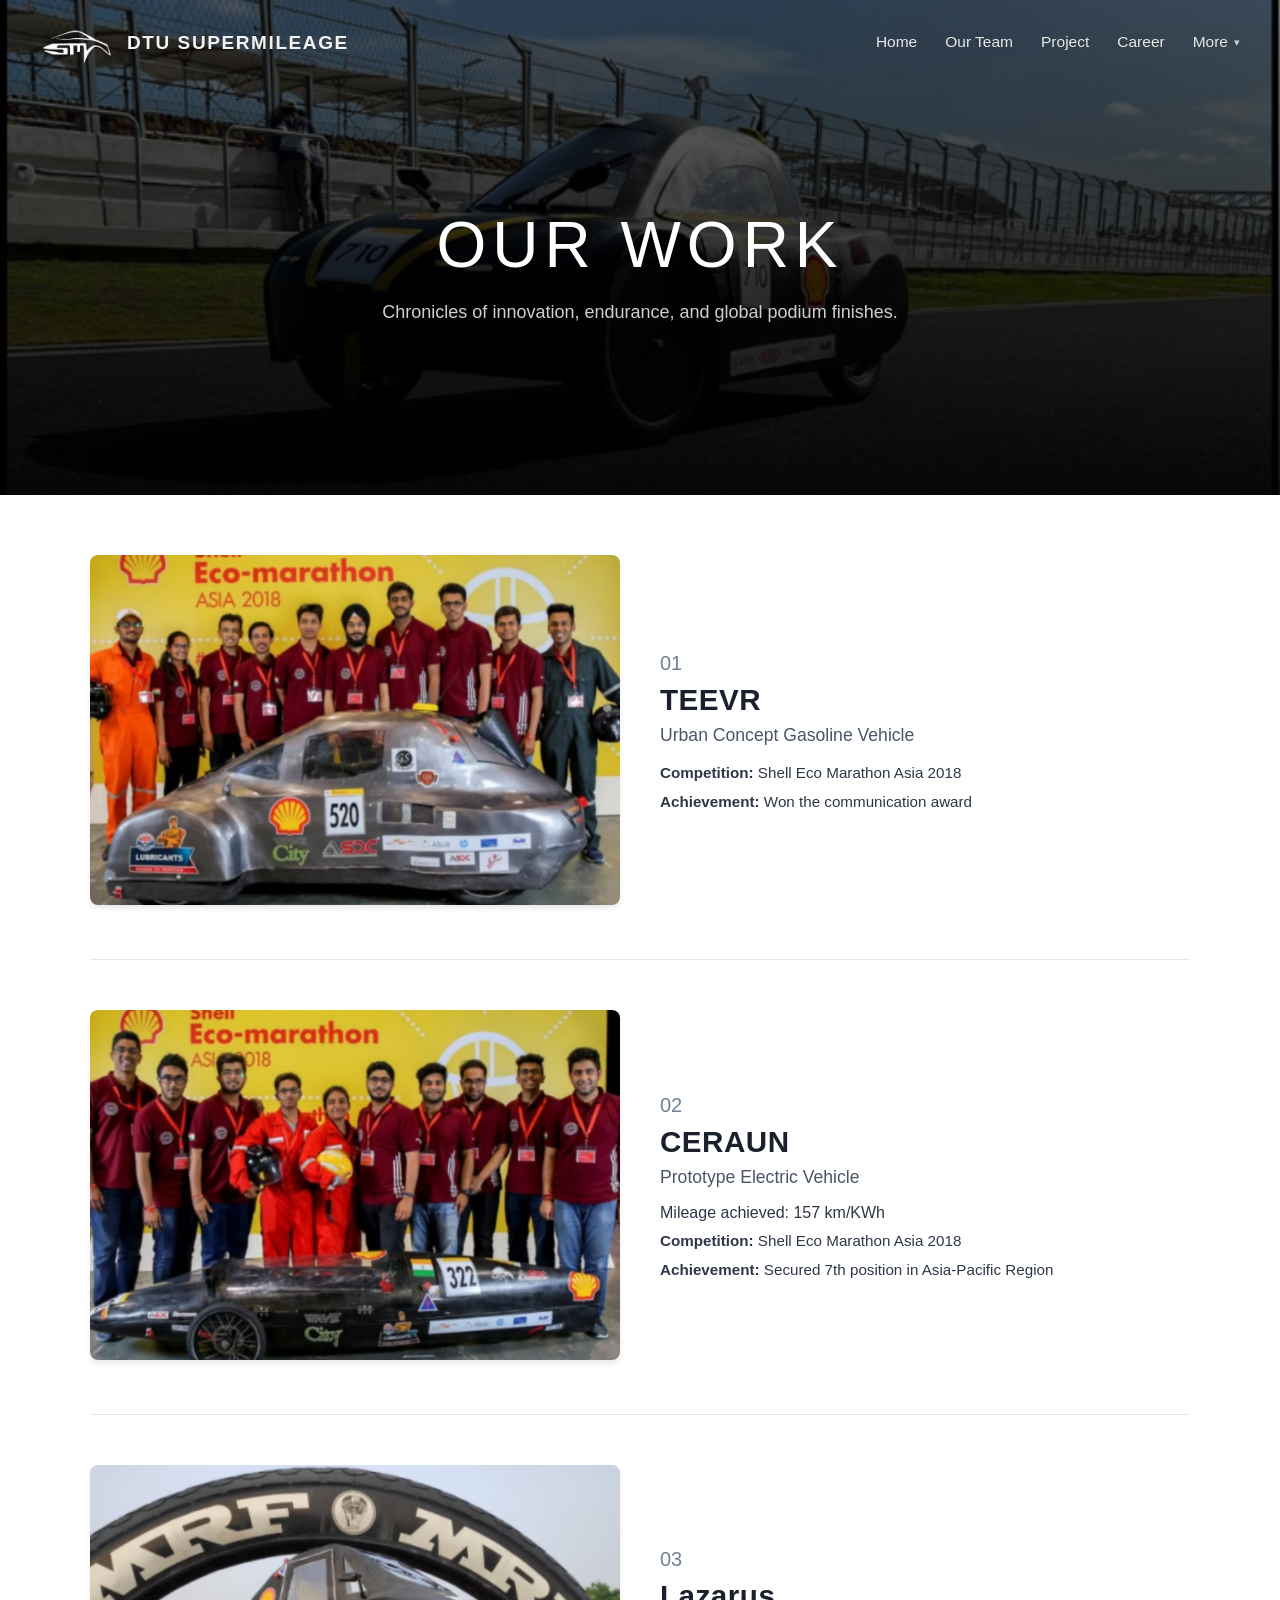
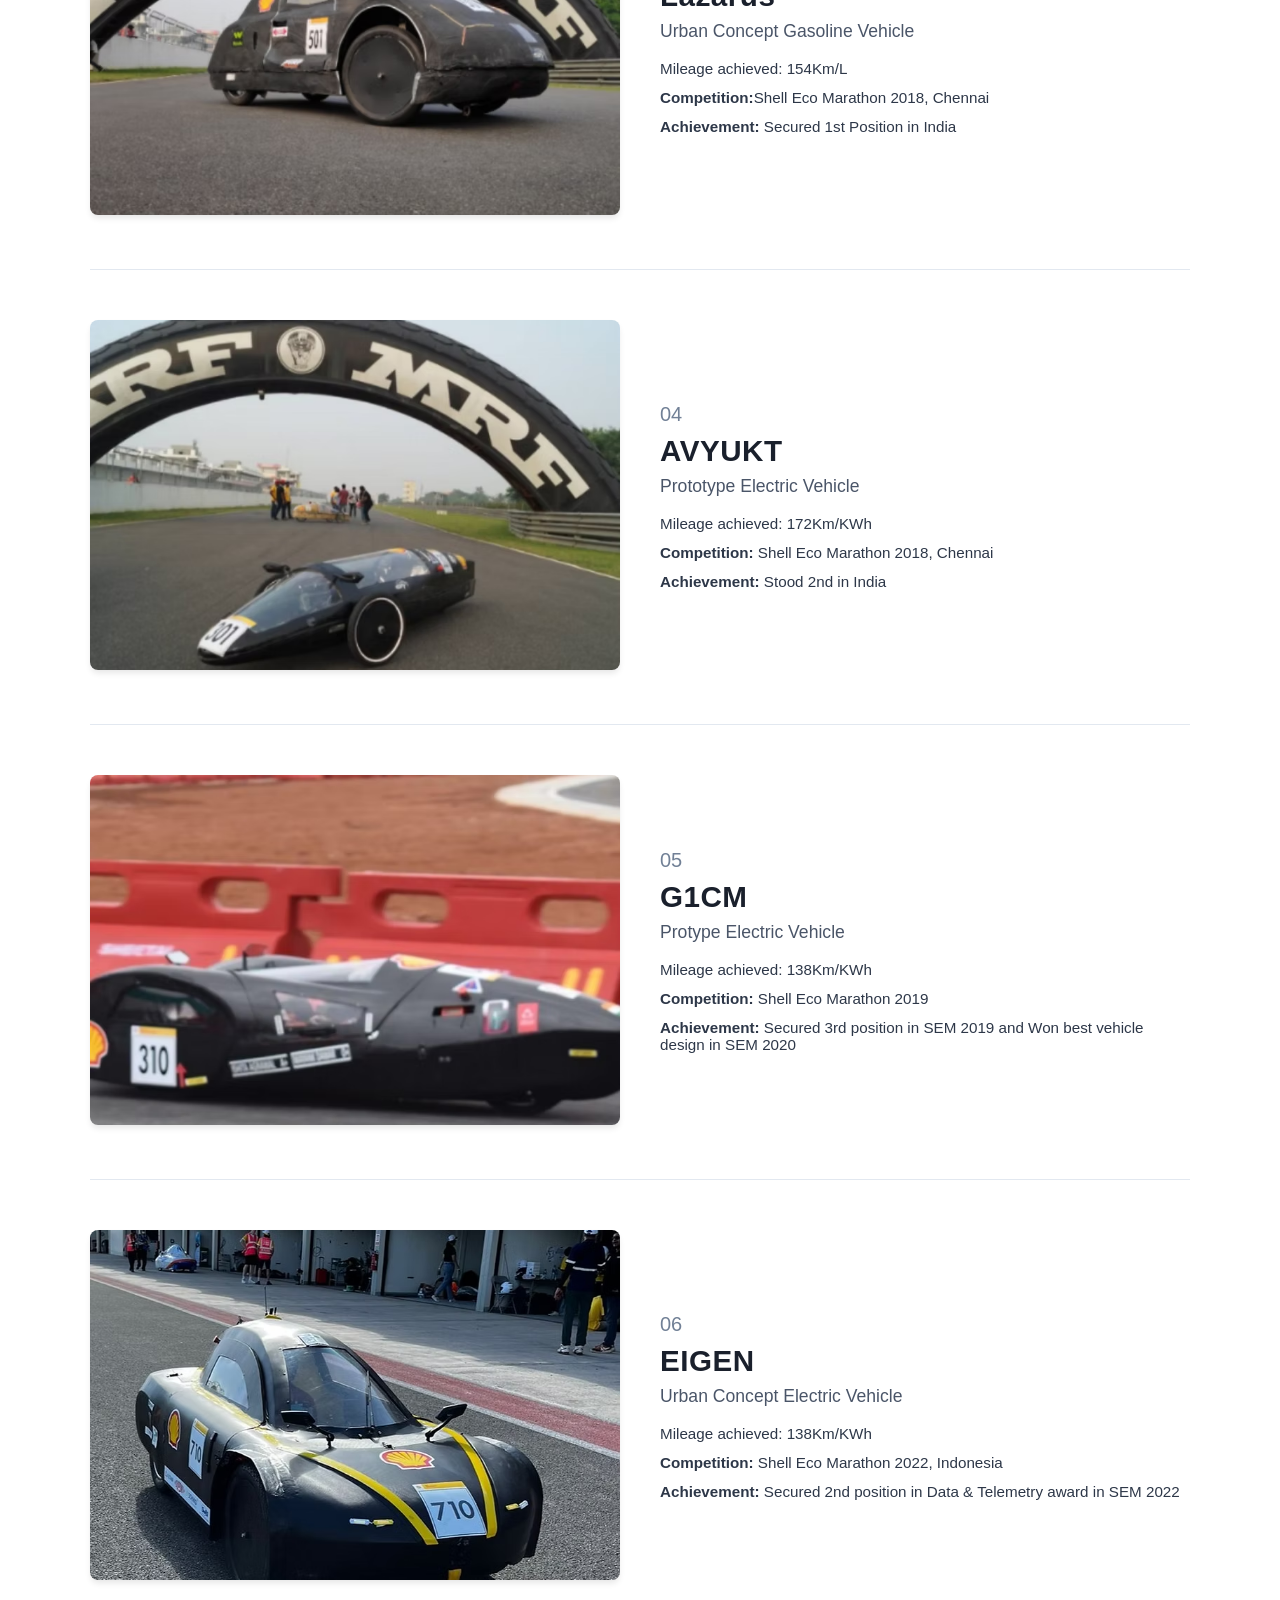
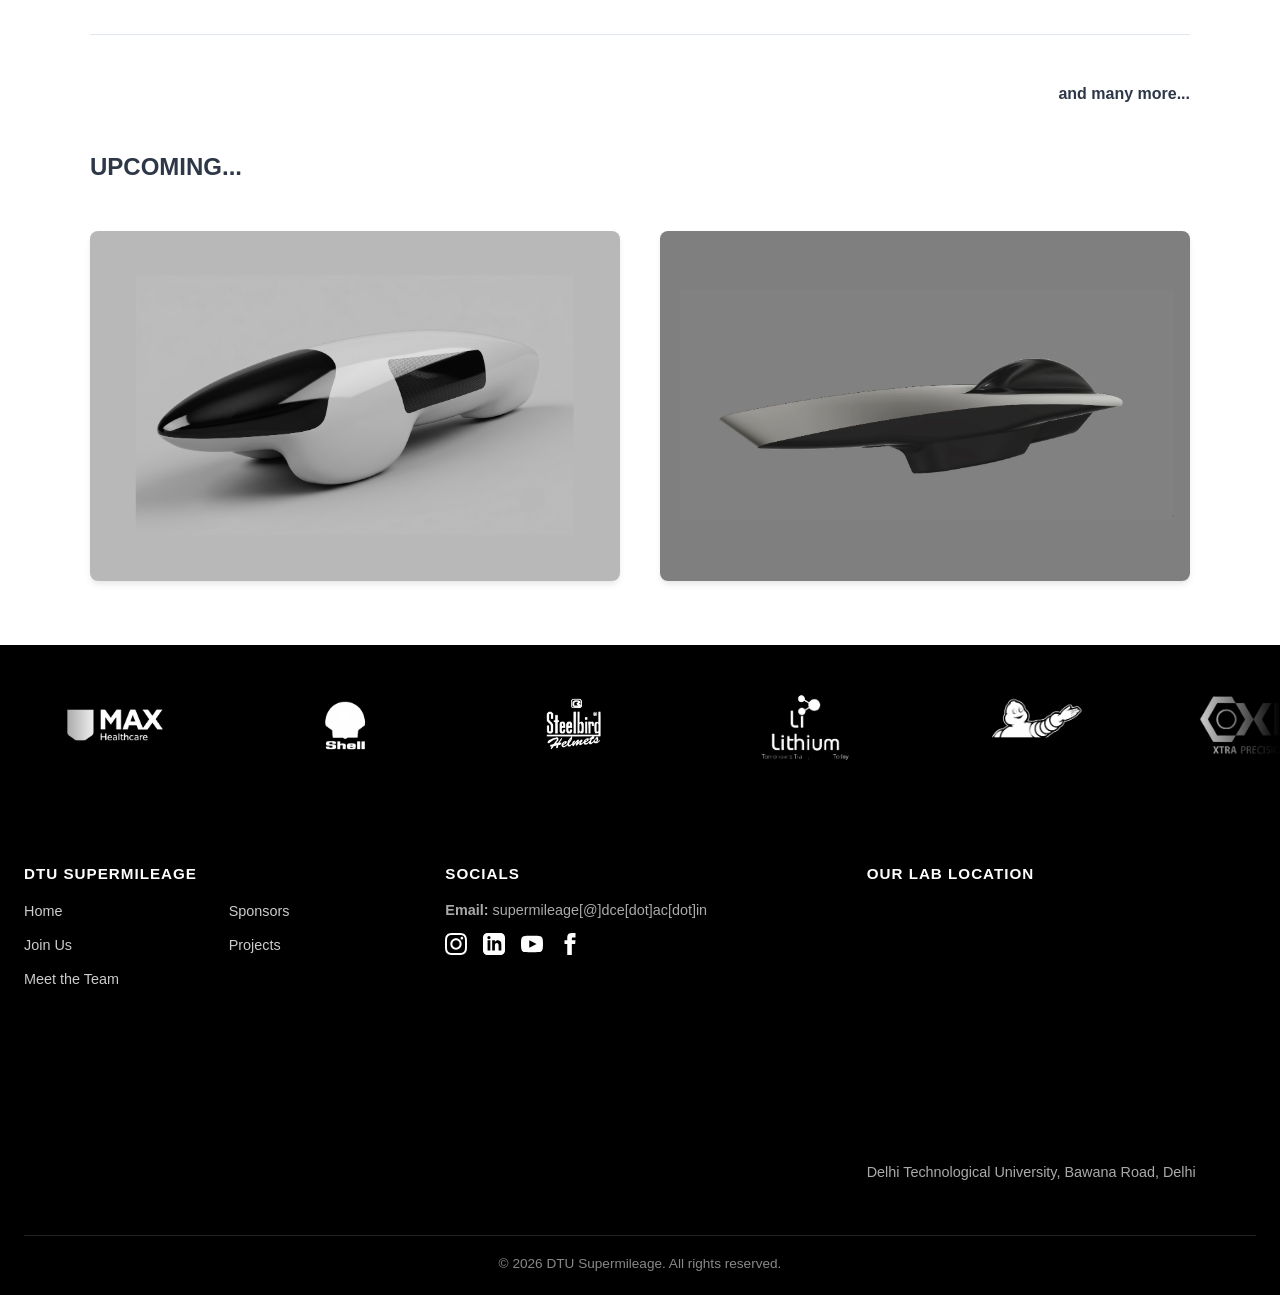
<file: projects.html>
<!DOCTYPE html>
<html lang="en">
<head>
  <meta charset="UTF-8">
  <meta name="viewport" content="width=device-width, initial-scale=1.0">
  <title>SMV | Projects</title>
  <link rel="icon" type="image/png" href="assets/smvlogo.jpg">
  <link rel="preload" href="assets/smvlogo.png" as="image">
  <link rel="preconnect" href="https://fonts.googleapis.com">
  <link rel="preconnect" href="https://fonts.gstatic.com" crossorigin>
  <link href="https://fonts.googleapis.com/css2?family=Poppins:wght@300;400;500;600&display=swap" rel="stylesheet">
  <link rel="stylesheet" href="styles.css">

  <style>
  /* Main Container */
.vehicle-showcase-section {
  padding: 60px 20px;
  background-color: #ffffff;
  color: #2d3748;
  font-family: 'Segoe UI', Tahoma, Geneva, Verdana, sans-serif;
}

.showcase-container {
  max-width: 1100px;
  margin: 0 auto;
  display: flex;
  flex-direction: column;
  gap: 50px;
}

/* Individual Showcase Row */
.showcase-item {
  display: flex;
  flex-direction: row;
  align-items: center;
  gap: 40px;
  padding-bottom: 50px;
  border-bottom: 1px solid #e2e8f0;
}

.showcase-item:last-child {
  border-bottom: none;
  padding-bottom: 0;
}

/* Image Box Styling */
.showcase-img-box {
  flex: 1;
  width: 100%;
}

.showcase-img-box img {
  width: 100%;
  height: 350px;
  object-fit: cover;
  border-radius: 8px;
  box-shadow: 0 4px 6px -1px rgba(0, 0, 0, 0.1);
}

/* Content Box Styling */
.showcase-content {
  flex: 1;
  display: flex;
  flex-direction: column;
  gap: 8px;
}

.showcase-number {
  font-size: 1.25rem;
  font-weight: 300;
  color: #718096;
}

.showcase-title {
  font-size: 1.85rem;
  font-weight: 700;
  letter-spacing: 0.5px;
  margin: 0;
  color: #1a202c;
}

.showcase-subtitle {
  font-size: 1.1rem;
  color: #4a5568;
  margin-bottom: 8px;
}

.showcase-detail {
  font-size: 0.95rem;
  color: #2d3748;
  margin: 2px 0;
}

.showcase-detail strong {
  font-weight: 600;
}

/* Responsive Design for Mobile Screens */
@media (max-width: 768px) {
  .showcase-item {
    flex-direction: column;
    gap: 20px;
  }
  
  .showcase-title {
    font-size: 1.5rem;
  }
}

  #backToTopBtn {
  position: fixed;
  bottom: 30px;
  right: 30px;
  z-index: 99;
  background: rgba(255, 255, 255);
  color: #040404;
  border: none;
  outline: none;
  width: 45px;
  height: 45px;
  border-radius: 50%;
  cursor: pointer;
  display: flex;
  align-items: center;
  justify-content: center;
  font-size: 20px;
  opacity: 0;
  visibility: hidden;
  transform: translateY(20px);
  transition: all 0.3s ease;
  box-shadow: 0 4px 12px rgba(0, 0, 0, 0.3);
}

#backToTopBtn.show {
  opacity: 1;
  visibility: visible;
  transform: translateY(0);
}

#backToTopBtn:hover {
  background: rgb(255, 255, 255);  
  transform: translateY(-3px);
  box-shadow: 0 6px 16px rgba(255, 85, 0, 0.4);
}
</style>

</head>
<body>
  <!-- Main Navigation Header -->
<header>
  <a href="index.html" class="brand">
    <img class="brand-logo" src="assets/smvlogo.png" alt="Team DTU Supermileage logo" width="120" height="60">
    <span class="brand-name">DTU SUPERMILEAGE</span>
  </a>

  <!-- Added missing Hamburger Button -->
  <button type="button" class="hamburger-btn" id="hamburgerBtn" aria-label="Toggle Navigation" aria-expanded="false">
    <span class="bar"></span>
    <span class="bar"></span>
    <span class="bar"></span>
  </button>

  <!-- Added id="mainNav" to match script.js target -->
  <nav class="nav-right" id="mainNav" aria-label="Main Navigation">
    <ul class="nav-links">
      <li class="lvl1"><a href="index.html">Home</a></li>
      <li class="lvl1"><a href="ourteam.html">Our Team</a></li>
      <li class="lvl2"><a href="projects.html">Project</a></li>
      <li class="lvl2"><a href="career.html">Career</a></li>
      <li class="lvl3"><a href="sponsors.html">Sponsor Us</a></li>
    </ul>

    <div class="more-wrap">
      <button class="more-btn" id="moreBtn" aria-haspopup="true" aria-expanded="false">
        More <span class="chev">&#9662;</span>
      </button>
      <div class="more-panel" id="morePanel">
        <a href="index.html">Home</a>
        <a href="ourteam.html">Our Team</a>
        <a href="projects.html">Project</a>
        <a href="career.html">Career</a>
        <a href="sponsors.html">Sponsor Us</a>
      </div>
    </div>
  </nav>
</header>

<main style="padding-top: 0;">
    
    <!-- Full-Width Transparent Banner Section -->
    <section style="position: relative; width: 100%; height: 55vh; min-height: 380px; overflow: hidden; display: flex; align-items: center; justify-content: center; text-align: center;">
      <img src="assets/banner/projects.webp" alt="Team DTU Supermileage Banner" style="position: absolute; inset: 0; width: 100%; height: 100%; object-fit: cover; filter: brightness(0.60);">
      <div style="position: absolute; inset: 0; background: linear-gradient(180deg, rgba(0,0,0,0.3) 0%, rgba(0,0,0,0.9) 100%);"></div>
      
      <div style="position: relative; z-index: 2; padding: 0 20px; max-width: 900px; margin-top: 40px;">
        <h1 style="font-size: clamp(36px, 6vw, 64px); font-weight: 300; letter-spacing: 6px; margin-bottom: 16px; text-transform: uppercase; color: #fff;">OUR WORK</h1>
        <p style="font-size: clamp(15px, 2vw, 18px); color: #cfcfcc; line-height: 1.6; font-weight: 300; max-width: 600px; margin: 0 auto;">
          Chronicles of innovation, endurance, and global podium finishes.
        </p>
      </div>
    </section> 
    <!-- Back to Top Button -->
  <button id="backToTopBtn" aria-label="Back to top">&#8593;</button>

<section class="vehicle-showcase-section">
  <div class="showcase-container">
    
    <!-- Item 01 -->
    <div class="showcase-item">
      <div class="showcase-img-box">
        <img src="assets/projects/teevr.avif" alt="TEEVR Vehicle">
      </div>
      <div class="showcase-content">
        <span class="showcase-number">01</span>
        <h3 class="showcase-title">TEEVR</h3>
        <p class="showcase-subtitle">Urban Concept Gasoline Vehicle</p>
        <p class="showcase-detail"><strong>Competition:</strong> Shell Eco Marathon Asia 2018</p>
        <p class="showcase-detail"><strong>Achievement:</strong> Won the communication award</p>
      </div>
    </div>

    <!-- Item 02 -->
    <div class="showcase-item">
      <div class="showcase-img-box">
        <img src="assets/projects/ceraun.avif" alt="Vehicle 02">
      </div>
      <div class="showcase-content">
        <span class="showcase-number">02</span>
        <h3 class="showcase-title">CERAUN</h3>
        <p class="showcase-subtitle">Prototype Electric Vehicle</p>
        <p>Mileage achieved: 157 km/KWh</p>
        <p class="showcase-detail"><strong>Competition:</strong> Shell Eco Marathon Asia 2018</p>
        <p class="showcase-detail"><strong>Achievement:</strong> Secured 7th position in Asia-Pacific Region</p>
      </div>
    </div>

    <!-- Item 03 -->
    <div class="showcase-item">
      <div class="showcase-img-box">
        <img src="assets/projects/lazaruss.avif" alt="Vehicle 03">
      </div>
      <div class="showcase-content">
        <span class="showcase-number">03</span>
        <h3 class="showcase-title">Lazarus</h3>
        <p class="showcase-subtitle">Urban Concept Gasoline Vehicle</p>
        <p class="showcase-detail">Mileage achieved: 154Km/L</p>
        <p class="showcase-detail"><strong>Competition:</strong>Shell Eco Marathon 2018, Chennai</p>
        <p class="showcase-detail"><strong>Achievement:</strong> Secured 1st Position in India</p>
      </div>
    </div>

    <!-- Item 04 -->
    <div class="showcase-item">
      <div class="showcase-img-box">
        <img src="assets/projects/avyukt.avif" alt="Vehicle 04">
      </div>
      <div class="showcase-content">
        <span class="showcase-number">04</span>
        <h3 class="showcase-title">AVYUKT</h3>
        <p class="showcase-subtitle">Prototype Electric Vehicle</p>
        <p class="showcase-detail">Mileage achieved: 172Km/KWh</p>
        <p class="showcase-detail"><strong>Competition:</strong> Shell Eco Marathon 2018, Chennai</p>
        <p class="showcase-detail"><strong>Achievement:</strong> Stood 2nd in India</p>
      </div>
    </div>

    <!-- Item 05 -->
    <div class="showcase-item">
      <div class="showcase-img-box">
        <img src="assets/projects/g1cm.avif" alt="Vehicle 05">
      </div>
      <div class="showcase-content">
        <span class="showcase-number">05</span>
        <h3 class="showcase-title">G1CM</h3>
        <p class="showcase-subtitle">Protype Electric Vehicle</p>
        <p class="showcase-detail">Mileage achieved: 138Km/KWh</p>
        <p class="showcase-detail"><strong>Competition:</strong> Shell Eco Marathon 2019</p>
        <p class="showcase-detail"><strong>Achievement:</strong> Secured 3rd position in SEM 2019 and Won best vehicle design in SEM 2020</p>
      </div>
    </div>

    <!-- Item 06 -->
    <div class="showcase-item">
      <div class="showcase-img-box">
        <img src="assets/projects/eigen.avif" alt="Vehicle 06">
      </div>
      <div class="showcase-content">
        <span class="showcase-number">06</span>
        <h3 class="showcase-title">EIGEN</h3>
        <p class="showcase-subtitle">Urban Concept Electric Vehicle</p>
        <p class="showcase-detail">Mileage achieved: 138Km/KWh</p>
        <p class="showcase-detail"><strong>Competition:</strong> Shell Eco Marathon 2022, Indonesia</p>
        <p class="showcase-detail"><strong>Achievement:</strong> Secured 2nd position in Data & Telemetry award in SEM 2022</p>
      </div>
    </div>

  <div style="text-align: right;">
  <h4>and many more...</h4>
</div>

<div><h2>UPCOMING...</h2></div>

    <div class="showcase-item">
      <div class="showcase-img-box">
        <img src="assets/projects/sem2027-28.avif" alt="Vehicle 06">
      </div>
      <div class="showcase-img-box">
        <img src="assets/projects/esvc.png" alt="Vehicle 06">
      </div>
    </div>

  </div>
</section>

  <section>
    <!-- Sponsor Marquee Section -->
    <div class="sponsor-marquee">
        <div class="marquee-track" id="sponsorTrack">
            <img src="assets/sponsors/1.webp" alt="max_health Logo" class="sponsor-logo">
            <img src="assets/sponsors/2.webp" alt="shell Logo" class="sponsor-logo">
            <img src="assets/sponsors/3.webp" alt="steelbird Logo" class="sponsor-logo">
            <img src="assets/sponsors/4.webp" alt="lithium Logo" class="sponsor-logo">
            <img src="assets/sponsors/5.webp" alt="michelin Logo" class="sponsor-logo">
            <img src="assets/sponsors/6.webp" alt="xpsindia Logo" class="sponsor-logo">
            <img src="assets/sponsors/7.webp" alt="solidworks Logo" class="sponsor-logo">
            <img src="assets/sponsors/8.webp" alt="ansys Logo" class="sponsor-logo">

            <img src="assets/sponsors/1.webp" alt="max_health Logo" class="sponsor-logo">
            <img src="assets/sponsors/2.webp" alt="shell Logo" class="sponsor-logo">
            <img src="assets/sponsors/3.webp" alt="steelbird Logo" class="sponsor-logo">
            <img src="assets/sponsors/4.webp" alt="lithium Logo" class="sponsor-logo">
            <img src="assets/sponsors/5.webp" alt="michelin Logo" class="sponsor-logo">
            <img src="assets/sponsors/6.webp" alt="xpsindia Logo" class="sponsor-logo">
            <img src="assets/sponsors/7.webp" alt="solidworks Logo" class="sponsor-logo">
            <img src="assets/sponsors/8.webp" alt="ansys Logo" class="sponsor-logo">
        </div>
    </div>
  </section>

  </main>

  <footer class="site-footer">
  <div class="footer-container">

    <div class="footer-col">
      <h3>DTU SUPERMILEAGE</h3>
      <div class="nav-subcolumns">
        <ul class="footer-links">
          <li><a href="index.html">Home</a></li>
          <li><a href="career.html">Join Us</a></li>
          <li><a href="ourteam.html">Meet the Team</a></li>
        </ul>
        <ul class="footer-links">
          <li><a href="sponsors.html">Sponsors</a></li>
          <li><a href="projects.html">Projects</a></li>
        </ul>
      </div>
    </div>

    <div class="footer-col">
      <h3>SOCIALS</h3>
      <p class="footer-email">
        <strong>Email:</strong> supermileage[@]dce[dot]ac[dot]in
      </p>

      <div class="footer-socials">
        <a href="https://instagram.com/dtusmv" target="_blank" rel="noopener noreferrer" aria-label="Instagram">
          <svg class="social-icon" viewBox="0 0 24 24" aria-hidden="true" focusable="false">
            <path fill="currentColor" d="M12 2.163c3.204 0 3.584.012 4.85.07 3.252.148 4.771 1.691 4.919 4.919.058 1.265.069 1.645.069 4.849 0 3.205-.012 3.584-.069 4.849-.149 3.225-1.664 4.771-4.919 4.919-1.266.058-1.644.07-4.85.07-3.204 0-3.584-.012-4.849-.07-3.26-.149-4.771-1.699-4.919-4.92-.058-1.265-.07-1.644-.07-4.849 0-3.204.013-3.583.07-4.849.149-3.227 1.664-4.771 4.919-4.919 1.266-.057 1.645-.069 4.849-.069zm0-2.163c-3.259 0-3.667.014-4.947.072-4.358.2-6.78 2.618-6.98 6.98-.059 1.281-.073 1.689-.073 4.948 0 3.259.014 3.668.072 4.948.2 4.358 2.618 6.78 6.98 6.98 1.281.058 1.689.072 4.948.072 3.259 0 3.668-.014 4.948-.072 4.354-.2 6.782-2.618 6.979-6.98.059-1.28.073-1.689.073-4.948 0-3.259-.014-3.667-.072-4.947-.196-4.354-2.617-6.78-6.979-6.98-1.281-.059-1.69-.073-4.949-.073zm0 5.838c-3.403 0-6.162 2.759-6.162 6.162s2.759 6.163 6.162 6.163 6.162-2.759 6.162-6.163c0-3.403-2.759-6.162-6.162-6.162zm0 10.162c-2.209 0-4-1.79-4-4 0-2.209 1.791-4 4-4s4 1.791 4 4c0 2.21-1.791 4-4 4zm6.406-11.845c-.796 0-1.441.645-1.441 1.44s.645 1.44 1.441 1.44c.795 0 1.439-.645 1.439-1.44s-.644-1.44-1.439-1.44z"/>
          </svg>
        </a>
        <a href="https://www.linkedin.com/company/dtusupermileage/" target="_blank" rel="noopener noreferrer" aria-label="LinkedIn">
          <svg class="social-icon" viewBox="0 0 24 24" aria-hidden="true" focusable="false">
            <path fill="currentColor" d="M19 0h-14c-2.761 0-5 2.239-5 5v14c0 2.761 2.239 5 5 5h14c2.762 0 5-2.239 5-5v-14c0-2.761-2.238-5-5-5zm-11 19h-3v-11h3v11zm-1.5-12.268c-.966 0-1.75-.79-1.75-1.764s.784-1.764 1.75-1.764 1.75.79 1.75 1.764-.783 1.764-1.75 1.764zm13.5 12.268h-3v-5.604c0-3.368-4-3.113-4 0v5.604h-3v-11h3v1.765c1.396-2.586 7-2.777 7 2.476v6.759z"/>
          </svg>
        </a>
        <a href="https://www.youtube.com/@dtusupermileage" target="_blank" rel="noopener noreferrer" aria-label="YouTube">
          <svg class="social-icon" viewBox="0 0 24 24" aria-hidden="true" focusable="false">
            <path fill="currentColor" d="M19.615 3.184c-3.604-.246-11.631-.245-15.23 0-3.897.266-4.356 2.62-4.385 8.816.029 6.185.484 8.549 4.385 8.816 3.6.245 11.626.246 15.23 0 3.897-.266 4.356-2.62 4.385-8.816-.029-6.185-.484-8.549-4.385-8.816zm-10.615 12.816v-8l8 3.993-8 4.007z"/>
          </svg>
        </a>
        <a href="https://www.facebook.com/DTUSupermileage/" target="_blank" rel="noopener noreferrer" aria-label="Facebook">
          <svg class="social-icon" viewBox="0 0 24 24" aria-hidden="true" focusable="false">
            <path fill="currentColor" d="M9 8h-3v4h3v12h5v-12h3.642l.358-4h-4v-1.667c0-.955.192-1.333 1.115-1.333h2.885v-5h-3.808c-3.596 0-5.192 1.583-5.192 4.615v3.385z"/>
          </svg>
        </a>
      </div>
    </div>

    <div class="footer-col">
      <h3>OUR LAB LOCATION</h3>
      <div class="map-container">
        <iframe 
          src="https://www.google.com/maps/embed?pb=!1m18!1m12!1m3!1d550.8829001126899!2d77.1178675981182!3d28.752760879747065!2m3!1f0!2f0!3f0!3m2!1i1024!2i768!4f13.1!3m3!1m2!1s0x390d0165c2d05ccd%3A0x493614b75f6ae252!2sSMV%20DTU!5e0!3m2!1sen!2sin!4v1786744481241!5m2!1sen!2sin" 
          width="100%" 
          height="250" 
          style="border:0;" 
          allowfullscreen="" 
          loading="lazy" 
          referrerpolicy="strict-origin-when-cross-origin"
          title="SMV DTU Location Map">
        </iframe>
      </div>
      <p class="lab-address">Delhi Technological University, Bawana Road, Delhi</p>
    </div>

  </div>

  <div class="footer-bottom">
    <span>© 2026 DTU Supermileage. All rights reserved.</span>
  </div>
</footer>

  <script src="script.js"></script>
</body>
</html>
</file>
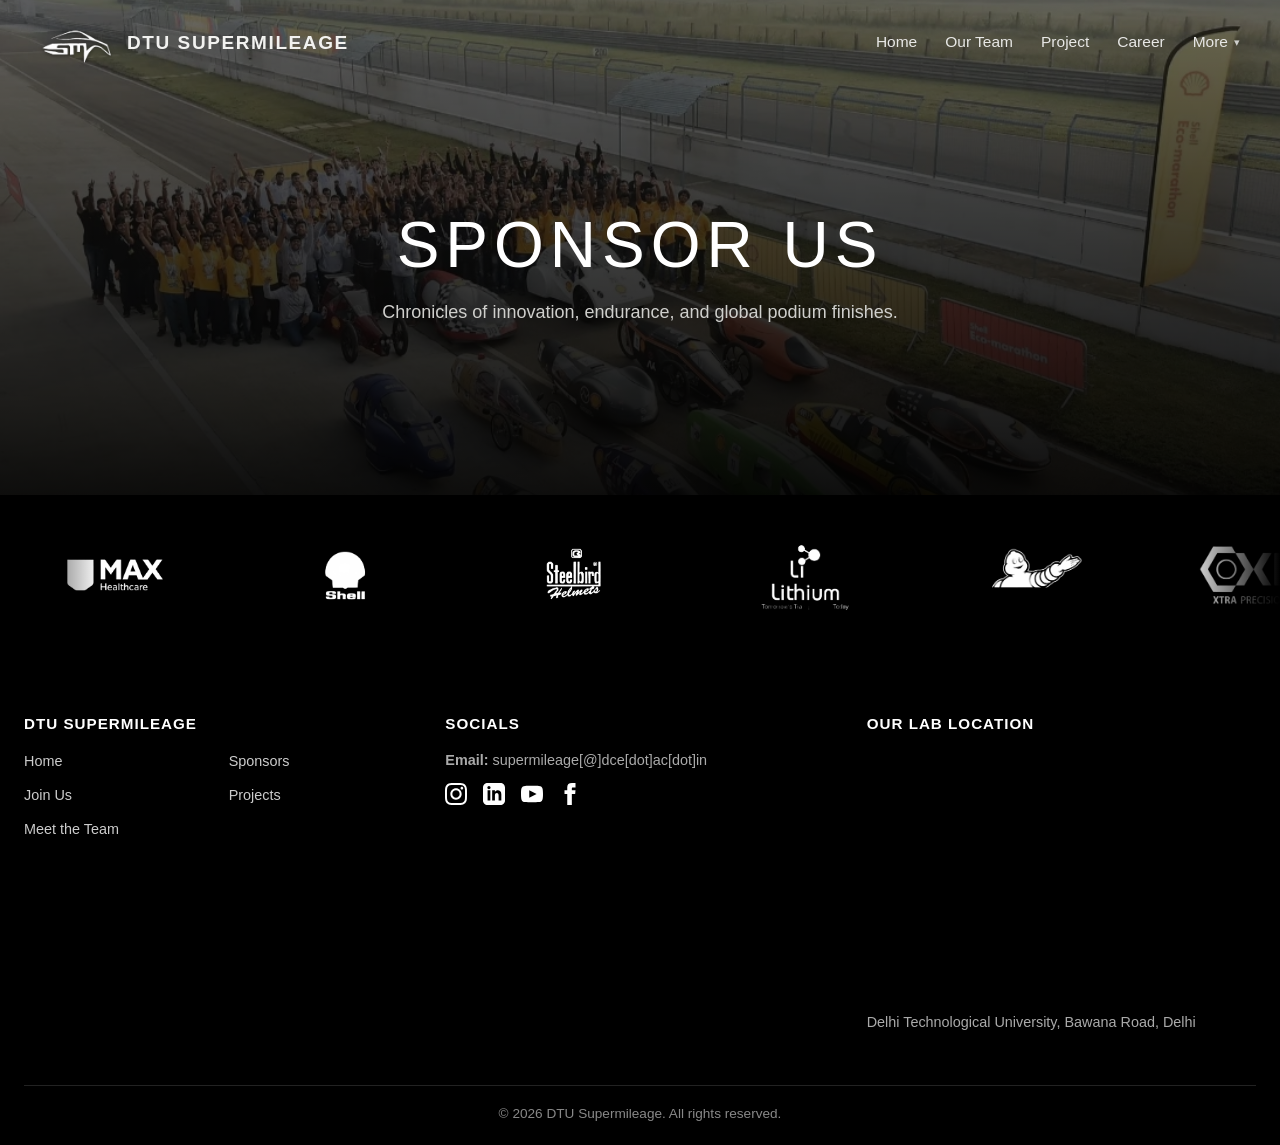
<file: sponsors.html>
<!DOCTYPE html>
<html lang="en">
<head>
  <meta charset="UTF-8">
  <meta name="viewport" content="width=device-width, initial-scale=1.0">
  <title>SMV | Achievements</title>

  <!-- Favicon -->
  <link rel="icon" type="image/png" href="assets/smvlogo.jpg">

  <!-- Preload critical performance assets -->
  <link rel="preload" href="assets/smvlogo.png" as="image">
  <link rel="preconnect" href="https://fonts.googleapis.com">
  <link rel="preconnect" href="https://fonts.gstatic.com" crossorigin>
  <link href="https://fonts.googleapis.com/css2?family=Poppins:wght@300;400;500;600&display=swap" rel="stylesheet">

  <!-- Link external stylesheet -->
  <link rel="stylesheet" href="styles.css">

  <!-- Transparent Header, Timeline Ladder & Back-to-Top Styles -->
  <style>
    header {
      position: absolute !important;
      top: 0;
      left: 0;
      width: 100%;
      background: transparent !important;
      z-index: 100;
    }

    .track-grid {
      display: grid;
      grid-template-columns: repeat(2, 1fr);
      gap: 60px 60px;
    }

    /* Minimal Vertical Ladder / Timeline */
    .timeline {
      position: relative;
      max-width: 900px;
      margin: 0 auto;
      padding-left: 30px;
    }

    .timeline::before {
      content: '';
      position: absolute;
      left: 6px;
      top: 10px;
      bottom: 10px;
      width: 2px;
      background: rgba(255, 255, 255, 0.1);
    }

    .timeline-item {
      position: relative;
      margin-bottom: 40px;
    }

    .timeline-item:last-child {
      margin-bottom: 0;
    }

    .timeline-dot {
      position: absolute;
      left: -30px;
      top: 5px;
      width: 14px;
      height: 14px;
      border-radius: 50%;
      background: #111;
      border: 2px solid rgba(255, 255, 255, 0.3);
      transition: all 0.3s ease;
    }

    .timeline-item:hover .timeline-dot {
      border-color: #fff;
      background: #fff;
      box-shadow: 0 0 10px rgba(255, 255, 255, 0.5);
    }

    .timeline-content {
      background: rgba(255, 255, 255, 0.02);
      border: 1px solid rgba(255, 255, 255, 0.06);
      border-radius: 6px;
      padding: 24px;
      transition: border-color 0.3s ease, transform 0.3s ease;
    }

    .timeline-content:hover {
      border-color: rgba(255, 255, 255, 0.2);
      transform: translateX(4px);
    }

    .timeline-title {
      font-size: 18px;
      font-weight: 500;
      color: #fff;
      margin-bottom: 6px;
    }

    .timeline-subtitle {
      font-size: 14px;
      color: #cfcfcc;
      font-weight: 300;
      margin-bottom: 10px;
    }

    .timeline-tag {
      display: inline-block;
      font-size: 12px;
      font-weight: 500;
      letter-spacing: 1px;
      color: #2fff00;
      background: rgba(255, 85, 0, 0.1);
      padding: 4px 10px;
      border-radius: 4px;
    }

    /* Back to Top Button Styles */
    #backToTopBtn {
      position: fixed;
      bottom: 30px;
      right: 30px;
      z-index: 99;
      background: rgba(255, 255, 255);
      color: #040404;
      border: none;
      outline: none;
      width: 45px;
      height: 45px;
      border-radius: 50%;
      cursor: pointer;
      display: flex;
      align-items: center;
      justify-content: center;
      font-size: 20px;
      opacity: 0;
      visibility: hidden;
      transform: translateY(20px);
      transition: all 0.3s ease;
      box-shadow: 0 4px 12px rgba(0, 0, 0, 0.3);
    }

    #backToTopBtn.show {
      opacity: 1;
      visibility: visible;
      transform: translateY(0);
    }

    #backToTopBtn:hover {
      background: rgb(255, 255, 255);
      transform: translateY(-3px);
      box-shadow: 0 6px 16px rgba(255, 85, 0, 0.4);
    }

    @media (max-width: 768px) {
      .track-grid {
        grid-template-columns: 1fr;
        gap: 40px;
      }
      .timeline {
        padding-left: 20px;
      }
      .timeline-dot {
        left: -20px;
      }
      #backToTopBtn {
        bottom: 20px;
        right: 20px;
        width: 40px;
        height: 40px;
        font-size: 18px;
      }
    }
  </style>
</head>

<body>
  <!-- Main Navigation Header -->
<header>
  <a href="index.html" class="brand">
    <img class="brand-logo" src="assets/smvlogo.png" alt="Team DTU Supermileage logo" width="120" height="60">
    <span class="brand-name">DTU SUPERMILEAGE</span>
  </a>

  <!-- Added missing Hamburger Button -->
  <button type="button" class="hamburger-btn" id="hamburgerBtn" aria-label="Toggle Navigation" aria-expanded="false">
    <span class="bar"></span>
    <span class="bar"></span>
    <span class="bar"></span>
  </button>

  <!-- Added id="mainNav" to match script.js target -->
  <nav class="nav-right" id="mainNav" aria-label="Main Navigation">
    <ul class="nav-links">
      <li class="lvl1"><a href="index.html">Home</a></li>
      <li class="lvl1"><a href="ourteam.html">Our Team</a></li>
      <li class="lvl2"><a href="projects.html">Project</a></li>
      <li class="lvl2"><a href="career.html">Career</a></li>
      <li class="lvl3"><a href="sponsors.html">Sponsor Us</a></li>
    </ul>

    <div class="more-wrap">
      <button class="more-btn" id="moreBtn" aria-haspopup="true" aria-expanded="false">
        More <span class="chev">&#9662;</span>
      </button>
      <div class="more-panel" id="morePanel">
        <a href="index.html">Home</a>
        <a href="ourteam.html">Our Team</a>
        <a href="projects.html">Project</a>
        <a href="career.html">Career</a>
        <a href="sponsors.html">Sponsor Us</a>
      </div>
    </div>
  </nav>
</header>
<main style="padding-top: 0;">
    
    <!-- Full-Width Transparent Banner Section -->
    <section style="position: relative; width: 100%; height: 55vh; min-height: 380px; overflow: hidden; display: flex; align-items: center; justify-content: center; text-align: center;">
      <img src="assets/gallery/9.webp" alt="Team DTU Supermileage Banner" style="position: absolute; inset: 0; width: 100%; height: 100%; object-fit: cover; filter: brightness(0.60);">
      <div style="position: absolute; inset: 0; background: linear-gradient(180deg, rgba(0,0,0,0.3) 0%, rgba(0,0,0,0.9) 100%);"></div>
      
      <div style="position: relative; z-index: 2; padding: 0 20px; max-width: 900px; margin-top: 40px;">
        <h1 style="font-size: clamp(36px, 6vw, 64px); font-weight: 300; letter-spacing: 6px; margin-bottom: 16px; text-transform: uppercase; color: #fff;">Sponsor us</h1>
        <p style="font-size: clamp(15px, 2vw, 18px); color: #cfcfcc; line-height: 1.6; font-weight: 300; max-width: 600px; margin: 0 auto;">
          Chronicles of innovation, endurance, and global podium finishes.
        </p>
      </div>
    </section>

  
    <!-- Back to Top Button -->
  <button id="backToTopBtn" aria-label="Back to top">&#8593;</button>

  <section>
    <!-- Sponsor Marquee Section -->
    <div class="sponsor-marquee">
        <div class="marquee-track" id="sponsorTrack">
            <img src="assets/sponsors/1.webp" alt="max_health Logo" class="sponsor-logo">
            <img src="assets/sponsors/2.webp" alt="shell Logo" class="sponsor-logo">
            <img src="assets/sponsors/3.webp" alt="steelbird Logo" class="sponsor-logo">
            <img src="assets/sponsors/4.webp" alt="lithium Logo" class="sponsor-logo">
            <img src="assets/sponsors/5.webp" alt="michelin Logo" class="sponsor-logo">
            <img src="assets/sponsors/6.webp" alt="xpsindia Logo" class="sponsor-logo">
            <img src="assets/sponsors/7.webp" alt="solidworks Logo" class="sponsor-logo">
            <img src="assets/sponsors/8.webp" alt="ansys Logo" class="sponsor-logo">

            <img src="assets/sponsors/1.webp" alt="max_health Logo" class="sponsor-logo">
            <img src="assets/sponsors/2.webp" alt="shell Logo" class="sponsor-logo">
            <img src="assets/sponsors/3.webp" alt="steelbird Logo" class="sponsor-logo">
            <img src="assets/sponsors/4.webp" alt="lithium Logo" class="sponsor-logo">
            <img src="assets/sponsors/5.webp" alt="michelin Logo" class="sponsor-logo">
            <img src="assets/sponsors/6.webp" alt="xpsindia Logo" class="sponsor-logo">
            <img src="assets/sponsors/7.webp" alt="solidworks Logo" class="sponsor-logo">
            <img src="assets/sponsors/8.webp" alt="ansys Logo" class="sponsor-logo">
        </div>
    </div>
  </section>

  </main>

  <footer class="site-footer">
  <div class="footer-container">

    <div class="footer-col">
      <h3>DTU SUPERMILEAGE</h3>
      <div class="nav-subcolumns">
        <ul class="footer-links">
          <li><a href="index.html">Home</a></li>
          <li><a href="career.html">Join Us</a></li>
          <li><a href="ourteam.html">Meet the Team</a></li>
        </ul>
        <ul class="footer-links">
          <li><a href="sponsors.html">Sponsors</a></li>
          <li><a href="projects.html">Projects</a></li>
        </ul>
      </div>
    </div>

    <div class="footer-col">
      <h3>SOCIALS</h3>
      <p class="footer-email">
        <strong>Email:</strong> supermileage[@]dce[dot]ac[dot]in
      </p>

      <div class="footer-socials">
        <a href="https://instagram.com/dtusmv" target="_blank" rel="noopener noreferrer" aria-label="Instagram">
          <svg class="social-icon" viewBox="0 0 24 24" aria-hidden="true" focusable="false">
            <path fill="currentColor" d="M12 2.163c3.204 0 3.584.012 4.85.07 3.252.148 4.771 1.691 4.919 4.919.058 1.265.069 1.645.069 4.849 0 3.205-.012 3.584-.069 4.849-.149 3.225-1.664 4.771-4.919 4.919-1.266.058-1.644.07-4.85.07-3.204 0-3.584-.012-4.849-.07-3.26-.149-4.771-1.699-4.919-4.92-.058-1.265-.07-1.644-.07-4.849 0-3.204.013-3.583.07-4.849.149-3.227 1.664-4.771 4.919-4.919 1.266-.057 1.645-.069 4.849-.069zm0-2.163c-3.259 0-3.667.014-4.947.072-4.358.2-6.78 2.618-6.98 6.98-.059 1.281-.073 1.689-.073 4.948 0 3.259.014 3.668.072 4.948.2 4.358 2.618 6.78 6.98 6.98 1.281.058 1.689.072 4.948.072 3.259 0 3.668-.014 4.948-.072 4.354-.2 6.782-2.618 6.979-6.98.059-1.28.073-1.689.073-4.948 0-3.259-.014-3.667-.072-4.947-.196-4.354-2.617-6.78-6.979-6.98-1.281-.059-1.69-.073-4.949-.073zm0 5.838c-3.403 0-6.162 2.759-6.162 6.162s2.759 6.163 6.162 6.163 6.162-2.759 6.162-6.163c0-3.403-2.759-6.162-6.162-6.162zm0 10.162c-2.209 0-4-1.79-4-4 0-2.209 1.791-4 4-4s4 1.791 4 4c0 2.21-1.791 4-4 4zm6.406-11.845c-.796 0-1.441.645-1.441 1.44s.645 1.44 1.441 1.44c.795 0 1.439-.645 1.439-1.44s-.644-1.44-1.439-1.44z"/>
          </svg>
        </a>
        <a href="https://www.linkedin.com/company/dtusupermileage/" target="_blank" rel="noopener noreferrer" aria-label="LinkedIn">
          <svg class="social-icon" viewBox="0 0 24 24" aria-hidden="true" focusable="false">
            <path fill="currentColor" d="M19 0h-14c-2.761 0-5 2.239-5 5v14c0 2.761 2.239 5 5 5h14c2.762 0 5-2.239 5-5v-14c0-2.761-2.238-5-5-5zm-11 19h-3v-11h3v11zm-1.5-12.268c-.966 0-1.75-.79-1.75-1.764s.784-1.764 1.75-1.764 1.75.79 1.75 1.764-.783 1.764-1.75 1.764zm13.5 12.268h-3v-5.604c0-3.368-4-3.113-4 0v5.604h-3v-11h3v1.765c1.396-2.586 7-2.777 7 2.476v6.759z"/>
          </svg>
        </a>
        <a href="https://www.youtube.com/@dtusupermileage" target="_blank" rel="noopener noreferrer" aria-label="YouTube">
          <svg class="social-icon" viewBox="0 0 24 24" aria-hidden="true" focusable="false">
            <path fill="currentColor" d="M19.615 3.184c-3.604-.246-11.631-.245-15.23 0-3.897.266-4.356 2.62-4.385 8.816.029 6.185.484 8.549 4.385 8.816 3.6.245 11.626.246 15.23 0 3.897-.266 4.356-2.62 4.385-8.816-.029-6.185-.484-8.549-4.385-8.816zm-10.615 12.816v-8l8 3.993-8 4.007z"/>
          </svg>
        </a>
        <a href="https://www.facebook.com/DTUSupermileage/" target="_blank" rel="noopener noreferrer" aria-label="Facebook">
          <svg class="social-icon" viewBox="0 0 24 24" aria-hidden="true" focusable="false">
            <path fill="currentColor" d="M9 8h-3v4h3v12h5v-12h3.642l.358-4h-4v-1.667c0-.955.192-1.333 1.115-1.333h2.885v-5h-3.808c-3.596 0-5.192 1.583-5.192 4.615v3.385z"/>
          </svg>
        </a>
      </div>
    </div>

    <div class="footer-col">
      <h3>OUR LAB LOCATION</h3>
      <div class="map-container">
        <iframe 
          src="https://www.google.com/maps/embed?pb=!1m18!1m12!1m3!1d550.8829001126899!2d77.1178675981182!3d28.752760879747065!2m3!1f0!2f0!3f0!3m2!1i1024!2i768!4f13.1!3m3!1m2!1s0x390d0165c2d05ccd%3A0x493614b75f6ae252!2sSMV%20DTU!5e0!3m2!1sen!2sin!4v1786744481241!5m2!1sen!2sin" 
          width="100%" 
          height="250" 
          style="border:0;" 
          allowfullscreen="" 
          loading="lazy" 
          referrerpolicy="strict-origin-when-cross-origin"
          title="SMV DTU Location Map">
        </iframe>
      </div>
      <p class="lab-address">Delhi Technological University, Bawana Road, Delhi</p>
    </div>

  </div>

  <div class="footer-bottom">
    <span>© 2026 DTU Supermileage. All rights reserved.</span>
  </div>
</footer>

  <script src="script.js"></script>
</body>
</html>
</file>
<file: styles.css>
/* ==========================================
   0. ROOT & GLOBAL RESET VARIABLES
   ========================================== */
:root {
  --header-bg-solid: rgba(30,30,30,0.92);
  --text-light: #f4f4f2;
  --text-dim: #cfcfcc;
  --accent: #cfcfcc;
  --ink: #16181d;
  --body-text: #2b2f36;
  --muted: #6b7280;
  --bg: #ffffff;
  --line: #16181d;
  --gap: 10px;
  --radius: 2px;
}

* {
  box-sizing: border-box;
  margin: 0;
  padding: 0;
}

html {
  scroll-behavior: smooth;
}

body {
  font-family: 'Segoe UI', 'Helvetica Neue', Arial, sans-serif;
  background: #000;
  color: var(--text-light);
}

a {
  color: inherit;
  text-decoration: none;
}

.who-we-are, 
.join-architecture-section, 
.highlights-section {
  margin: 0;
}


/* ==========================================
   1. HEADER & NAVIGATION STYLES
   ========================================== */
header {
  position: fixed;
  top: 0;
  left: 0;
  right: 0;
  z-index: 100;
  height: 84px;
  display: flex;
  align-items: center;
  justify-content: space-between;
  gap: 24px;
  padding: 0 40px;
  background-color: transparent;
  transition: transform 0.4s cubic-bezier(0.4, 0, 0.2, 1), 
              background-color 0.5s ease-in-out,
              box-shadow 0.5s ease-in-out;
  will-change: transform, background-color; 
}

/* Turns solid black on hover or scroll with a subtle shadow */
header:hover,
header.header-active {
  background-color: #000000 !important;
  box-shadow: 0 4px 20px rgba(0, 0, 0, 0.4);
}

header.header-hidden {
  transform: translateY(-100%);
}

.brand {
  display: flex;
  align-items: center;
  gap: 12px;
  height: 100%;
  flex-shrink: 0;
}

.brand-logo {
  height: 75px;
  width: auto;
  display: block;
  filter: drop-shadow(0 1px 2px rgba(0,0,0,0.5));
}

.brand-name {
  font-size: 19px;
  font-weight: 700;
  letter-spacing: 1.6px;
  color: #f2f2f0;
  white-space: nowrap;
  line-height: 1;
}

.nav-right {
  display: flex;
  align-items: center;
  height: 100%;
  gap: 28px;
  flex-shrink: 1;
  min-width: 0;
}

.nav-links {
  list-style: none;
  display: flex;
  align-items: center;
  height: 100%;
  gap: 28px;
}

.nav-links a {
  display: flex;
  align-items: center;
  height: 100%;
  font-size: 15.5px;
  color: #e8e8e6;
  white-space: nowrap;
  position: relative;
  transition: color 0.3s ease, transform 0.3s ease;
}

.nav-links a:hover {
  color: #ffffff;
  transform: scale(1.05);
}

.lvl3, .lvl2, .lvl1 {
  display: flex;
}

/* More Menu Dropdown */
.more-wrap {
  position: relative;
  display: none;
  height: 100%;
  align-items: center;
}

.more-btn {
  display: flex;
  align-items: center;
  gap: 6px;
  height: 100%;
  background: none;
  border: none;
  color: #e8e8e6;
  font-size: 15.5px;
  font-family: inherit;
  cursor: pointer;
  white-space: nowrap;
  transition: color 0.3s ease, transform 0.3s ease;
}

.more-btn:hover {
  color: #ffffff;
  transform: scale(1.05);
}

.more-btn .chev {
  font-size: 11px;
  transition: transform .2s ease;
  color: var(--accent);
}

.more-btn[aria-expanded="true"] .chev {
  transform: rotate(180deg);
}

.more-panel {
  position: absolute;
  top: calc(100% + 10px);
  right: 0;
  min-width: 200px;
  background: var(--header-bg-solid);
  border: 1px solid rgba(255,255,255,0.08);
  border-radius: 10px;
  padding: 8px;
  display: none;
  flex-direction: column;
  box-shadow: 0 12px 30px rgba(0,0,0,0.45);
}

.more-panel.open {
  display: flex;
}

.more-panel a {
  padding: 11px 14px;
  border-radius: 6px;
  font-size: 15px;
  color: #eee;
  white-space: nowrap;
  transition: background 0.2s ease, color 0.2s ease;
}

.more-panel a:hover,
.more-panel a.active {
  background: rgba(255,255,255,0.08);
  color: #fff;
}

/* Hamburger Toggle Button */
.hamburger-btn {
  display: none;
  flex-direction: column;
  justify-content: space-between;
  width: 28px;
  height: 20px;
  background: transparent;
  border: none;
  cursor: pointer;
  z-index: 101;
  padding: 0;
}

.hamburger-btn .bar {
  width: 100%;
  height: 2px;
  background-color: var(--text-light);
  border-radius: 2px;
  transition: transform 0.3s ease, opacity 0.3s ease;
}

.hamburger-btn.active .bar:nth-child(1) {
  transform: translateY(9px) rotate(45deg);
}
.hamburger-btn.active .bar:nth-child(2) {
  opacity: 0;
}
.hamburger-btn.active .bar:nth-child(3) {
  transform: translateY(-9px) rotate(-45deg);
}


/* ==========================================
   2. HERO SECTION
   ========================================== */
.hero {
  position: relative;
  min-height: 100vh;
  display: flex;
  flex-direction: column;
  justify-content: center;
  overflow: hidden;
}

.hero video {
  position: absolute;
  inset: 0;
  width: 100%;
  height: 100%;
  object-fit: cover;
  z-index: 0;
}

.hero::after {
  content: "";
  position: absolute;
  inset: 0;
  background: linear-gradient(180deg, rgba(20,20,20,0.55) 0%, rgba(20,20,20,0.25) 35%, rgba(10,10,10,0.15) 60%, rgba(0,0,0,0.8) 100%);
  z-index: 1;
}

.hero-content {
  position: relative;
  z-index: 2;
  padding-top: 170px;
  text-align: center;
}

.hero-content h1 {
  font-size: clamp(32px, 6vw, 76px);
  font-weight: 300;
  letter-spacing: 6px;
  line-height: 1.3;
  color: #efefec;
}

.quote {
  position: relative;
  z-index: 2;
  margin-top: auto;
  padding: 0 0 64px 64px;
  max-width: 520px;
}

.quote p {
  font-size: 22px;
  color: #f2f2f0;
  line-height: 1.4;
  font-weight: 300;
}

.quote .sig {
  margin-top: 14px;
  font-size: 20px;
  font-weight: 700;
  letter-spacing: 1px;
  color: white;
}

.quote .sig span {
  font-weight: 400;
}


/* ==========================================
   3. VISION SECTION
   ========================================== */
.vision {
  position: relative;
  display: flex;
  width: 100%;
  height: 100vh;
  overflow: hidden;
  background: #d9d9d9;
}

.vision__left {
  position: relative;
  width: 50%;
  min-width: 480px;
  height: 100%;
  background: #000;
  display: flex;
  align-items: center;
  padding-left: 90px;
  z-index: 2;
}

.vision__rule {
  position: absolute;
  left: 40px;
  top: 12%;
  bottom: 12%;
  width: 1px;
  background: rgba(0, 0, 0, 0.35);
}

.vision__content {
  max-width: 460px;
}

.vision__title {
  font-size: 42px;
  font-weight: 400;
  letter-spacing: 14px;
  margin-bottom: 10px;
  color: white;
}

.vision__tagline {
  font-size: 24px;
  font-weight: 300;
  line-height: 1.5;
  color: #f2f2f2;
  margin-bottom: 64px;
}

.vision__body p {
  font-size: 15px;
  font-weight: 300;
  line-height: 1.75;
  color: #cfd8dc;
  max-width: 400px;
}

.vision__body p + p {
  margin-top: 20px;
}

.vision__right {
  position: relative;
  width: 50%;
  height: 100%;
  background: radial-gradient(120% 100% at 30% 0%, #d8d8d8 0%, #b9b9b9 100%);
  overflow: hidden;
}

.vision__car {
  position: absolute;
  top: 50%;
  right: -6%;
  width: 118%;
  max-width: none;
  transform: translate(0, -50%);
  will-change: transform;
  pointer-events: none;
  user-select: none;
}


/* ==========================================
   4. WHO WE ARE SECTION
   ========================================== */
.who-we-are {
  padding: 50px 60px;
  overflow: hidden;
  background: var(--bg);
  color: var(--body-text);
  font-family: 'Poppins', -apple-system, BlinkMacSystemFont, 'Segoe UI', sans-serif;
}

.wwa-container {
  max-width: 1400px;
  margin: 0 auto;
  display: grid;
  grid-template-columns: minmax(280px, 460px) 1fr;
  gap: 90px;
  align-items: center;
}

.wwa-text {
  opacity: 0;
  transform: translateX(-30px);
  transition: opacity 0.8s ease, transform 0.8s ease;
}

.wwa-text.in-view {
  opacity: 1;
  transform: translateX(0);
}

.wwa-heading {
  font-weight: 300;
  font-size: 44px;
  letter-spacing: 6px;
  line-height: 1.35;
  margin: 0 0 32px;
  color: var(--ink);
  text-transform: uppercase;
}

.wwa-paragraph {
  font-size: 15.5px;
  line-height: 1.85;
  font-weight: 300;
  color: var(--body-text);
  margin: 0 0 22px;
  max-width: 46ch;
}

.pill-btn {
  display: inline-flex;
  align-items: center;
  text-decoration: none;
  border: 1px solid var(--line, rgba(0, 0, 0, 0.3));
  border-radius: 999px;
  overflow: hidden;
  font-size: 0.85rem;
  letter-spacing: 0.15em;
  text-transform: uppercase;
  font-weight: 500;
  color: var(--ink, #fff);
  background: transparent;
  width: fit-content;
  transition: background 0.3s ease, color 0.3s ease, border-color 0.3s ease;
}

.pill-btn span {
  display: flex;
  align-items: center;
  padding: 14px 28px;
  font-weight: inherit;
  letter-spacing: inherit;
}

.pill-btn:hover {
  background: var(--ink, #111111);
  color: #fff;
  border-color: var(--ink, #111111);
}

.wwa-grid {
  display: grid;
  grid-template-columns: repeat(3, 1fr);
  grid-auto-rows: 1fr;
  gap: var(--gap);
  opacity: 0;
  transform: translateX(30px);
  transition: opacity 0.8s ease 0.15s, transform 0.8s ease 0.15s;
}

.wwa-grid.in-view {
  opacity: 1;
  transform: translateX(0);
}

.wwa-cell {
  position: relative;
  aspect-ratio: 5 / 4;
  overflow: hidden;
  border-radius: var(--radius);
  background: #eee;
}

.wwa-cell img {
  width: 100%;
  height: 100%;
  object-fit: cover;
  display: block;
  transition: transform 0.6s cubic-bezier(0.22, 1, 0.36, 1), filter 0.6s ease;
  filter: grayscale(0%);
}

.wwa-cell:hover img {
  transform: scale(1.06);
}

.wwa-grid.in-view .wwa-cell {
  animation: fadeUp 0.6s ease both;
}
.wwa-grid.in-view .wwa-cell:nth-child(1) { animation-delay: 0.05s; }
.wwa-grid.in-view .wwa-cell:nth-child(2) { animation-delay: 0.10s; }
.wwa-grid.in-view .wwa-cell:nth-child(3) { animation-delay: 0.15s; }
.wwa-grid.in-view .wwa-cell:nth-child(4) { animation-delay: 0.20s; }
.wwa-grid.in-view .wwa-cell:nth-child(5) { animation-delay: 0.25s; }
.wwa-grid.in-view .wwa-cell:nth-child(6) { animation-delay: 0.30s; }
.wwa-grid.in-view .wwa-cell:nth-child(7) { animation-delay: 0.35s; }
.wwa-grid.in-view .wwa-cell:nth-child(8) { animation-delay: 0.40s; }
.wwa-grid.in-view .wwa-cell:nth-child(9) { animation-delay: 0.45s; }

@keyframes fadeUp {
  from { opacity: 0; transform: translateY(14px); }
  to   { opacity: 1; transform: translateY(0); }
}


/* ==========================================
   5. JOIN ARCHITECTURE & DEPARTMENT CAROUSEL
   ========================================== */
.join-architecture-section {
  background-color: #ffffff;
  color: #ffffff;
  padding: 35px 5vw;
  font-family: 'Helvetica Neue', Helvetica, Arial, sans-serif;
}

.join-container {
  max-width: 1400px;
  margin: 0 auto;
  display: grid;
  grid-template-columns: 1fr 1fr;
  gap: 60px;
  align-items: center;
}

.join-left {
  display: flex;
  flex-direction: column;
  justify-content: center;
}

.join-left h2 {
  font-size: clamp(2.5rem, 4vw, 4rem);
  font-weight: 300;
  letter-spacing: -0.02em;
  margin: 0 0 20px 0;
  color: #111111;
}

.join-description {
  font-size: 1.15rem;
  line-height: 1.6;
  color: #555555;
  font-weight: 300;
  margin-bottom: 40px;
  max-width: 480px;
}

.join-right {
  position: relative;
  width: 100%;
  height: 480px;
  border: 1px solid rgb(255, 255, 255);
  border-radius: 6px;
  overflow: hidden;
  background: #ffffff;
}

.dept-carousel-wrapper {
  position: relative;
  width: 100%;
  height: 100%;
}

.dept-card {
  position: absolute;
  inset: 0;
  background-size: cover;
  background-position: center;
  opacity: 0;
  visibility: hidden;
  transition: opacity 0.8s cubic-bezier(0.16, 1, 0.3, 1), visibility 0.8s ease;
  display: flex;
  flex-direction: column;
  justify-content: flex-end;
  padding: 40px;
}

.dept-card.active {
  opacity: 1;
  visibility: visible;
}

.dept-overlay {
  position: absolute;
  inset: 0;
  background: linear-gradient(to top, rgba(10,10,10,0.95) 20%, rgba(10,10,10,0.4) 80%);
  transition: background 0.4s ease;
}

.dept-content {
  position: relative;
  z-index: 2;
}

.dept-content h3 {
  font-size: 1.5rem;
  font-weight: 400;
  letter-spacing: 0.05em;
  color: #fff;
  margin: 0 0 10px 0;
  transition: transform 0.4s ease;
}

.dept-info {
  max-height: 0;
  opacity: 0;
  overflow: hidden;
  transition: max-height 0.5s cubic-bezier(0.16, 1, 0.3, 1), opacity 0.4s ease;
}

.dept-info p {
  font-size: 0.95rem;
  line-height: 1.6;
  color: #d0d0d0;
  margin: 0;
  font-weight: 300;
}

.dept-card:hover .dept-info,
.dept-card.expanded .dept-info {
  max-height: 150px;
  opacity: 1;
  margin-top: 12px;
}

.dept-dots {
  position: absolute;
  bottom: 20px;
  right: 30px;
  z-index: 10;
  display: flex;
  gap: 8px;
}

.dot {
  width: 8px;
  height: 8px;
  border-radius: 50%;
  background: rgba(255, 255, 255, 0.3);
  cursor: pointer;
  transition: background 0.3s ease, transform 0.3s ease;
}

.dot.active {
  background: #fff;
  transform: scale(1.2);
}


/* ==========================================
   6. HIGHLIGHTS SECTION
   ========================================== */
.highlights-section {
  width: 100%;
  max-width: 100vw;
  padding: 20px 0 40px 0;
  overflow: hidden;
  background-color: #ffffff;
  position: relative;
}

.highlights-section::before {
  content: "";
  display: block;
  width: 75%;
  height: 1px;
  background-color: #1a1a1a;
  margin: 0 auto 30px auto;
}

.highlights-section::after {
  content: "";
  display: block;
  width: 75%;
  height: 1px;
  background-color: #1a1a1a;
  margin: 20px auto 0 auto;
}

.section-heading {
  font-size: 44px;
  font-weight: 300;
  margin-left: 5vw;
  margin-bottom: 20px;
  letter-spacing: 6px;
  line-height: 1.35;
  text-transform: uppercase;
  color: #1a1a1a;
}

.carousel-container {
  width: 100%;
  overflow: visible;
  position: relative;
  padding: 40px 0 60px 0;
}

.carousel-track {
  display: flex;
  flex-direction: row;
  align-items: center;
  will-change: transform;
}

.carousel-item {
  flex: 0 0 33.333vw;
  max-width: 33.333vw;
  padding: 0 15px;
  box-sizing: border-box;
  text-align: center;
  position: relative;
  z-index: 1;
}

.image-wrapper {
  position: relative;
  width: 100%;
  transition: transform 0.5s ease, z-index 0.5s ease;
}

.carousel-item img {
  width: 100%;
  height: 320px;
  object-fit: cover;
  border-radius: 0;
  box-shadow: 0 10px 25px rgba(0, 0, 0, 0.15);
  transition: filter 0.5s ease, transform 0.5s ease;
  filter: brightness(0.5);
}

.carousel-item.active {
  z-index: 10;
}

.carousel-item.active .image-wrapper {
  transform: scale(1.2);
}

.carousel-item.active img {
  filter: brightness(1);
}

.carousel-container *, 
.carousel-track *, 
.carousel-item * {
  pointer-events: none;
}

.caption {
  position: relative;
  margin-top: 25px;
  width: 100%;
  text-align: center;
  font-size: 1.1rem;
  font-weight: 600;
  color: #1a1a1a;
  opacity: 0;
  transition: opacity 0.3s ease-in-out;
}

.carousel-item.active .caption {
  opacity: 1;
}


/* ==========================================
   7. SPONSOR MARQUEE SECTION
   ========================================== */
.sponsor-marquee {
  width: 100%;
  overflow: hidden;
  background-color: #000;
  padding: 40px 0;
  position: relative;
}

.sponsor-marquee::before,
.sponsor-marquee::after {
  content: "";
  position: absolute;
  top: 0;
  width: 100px;
  height: 100%;
  z-index: 2;
  pointer-events: none;
}

.sponsor-marquee::before {
  left: 0;
  background: linear-gradient(to right, #000, transparent);
}

.sponsor-marquee::after {
  right: 0;
  background: linear-gradient(to left, #000, transparent);
}

.marquee-track {
  display: flex;
  width: 200vw;
  animation: marqueeScroll 30s linear infinite;
}

.marquee-track:hover {
  animation-play-state: paused;
}

.sponsor-logo {
  flex: 0 0 auto;
  width: 150px;
  height: 80px;
  margin: 0 40px;
  object-fit: contain;
  filter: brightness(0) invert(1);
  transition: filter 0.3s ease;
}

.sponsor-logo:hover {
  filter: none; 
}

@keyframes marqueeScroll {
  0% { transform: translateX(0); }
  100% { transform: translateX(-50%); }
}


/* ==========================================
   8. SITE FOOTER & UTILITIES
   ========================================== */
.site-footer {
  background-color: #000000;
  color: #ffffff;
  padding: 60px 24px 24px;
  font-family: sans-serif;
  width: 100%;
  box-sizing: border-box;
}

.footer-container {
  max-width: 1280px;
  margin: 0 auto;
  display: grid;
  grid-template-columns: repeat(3, 1fr);
  gap: 32px;
  width: 100%;
  border-bottom: 1px solid #222222;
  padding-bottom: 40px;
}

.footer-col {
  width: 100%;
}

.footer-col h3 {
  font-size: 0.95rem;
  letter-spacing: 1px;
  margin-bottom: 20px;
  color: #ffffff;
  font-weight: 700;
  text-transform: uppercase;
}

.footer-col p {
  font-size: 0.9rem;
  color: #aaaaaa;
  margin-bottom: 15px;
}

.nav-subcolumns {
  display: grid;
  grid-template-columns: 1fr 1fr;
  gap: 20px;
  margin-bottom: 20px;
}

.footer-links {
  list-style: none;
  padding: 0;
  margin: 0;
}

.footer-links li {
  margin-bottom: 16px;
}

.footer-links a {
  color: #cccccc;
  text-decoration: none;
  font-size: 0.9rem;
  transition: color 0.2s ease;
}

.footer-links a:hover {
  color: #ffffff;
  text-decoration: underline;
}

.footer-email {
  font-size: 0.9rem;
  color: #888888;
  margin-top: 15px;
}

.footer-socials {
  margin-top: 15px;
  display: flex;
  gap: 16px;
  align-items: center;
}

.footer-socials a {
  color: #ffffff;
  display: inline-flex;
  align-items: center;
  transition: color 0.3s ease, transform 0.2s ease;
}

.footer-socials a:hover {
  color: #00bcd4;
  transform: translateY(-2px);
}

.social-icon {
  width: 22px;
  height: 22px;
  fill: currentColor;
}

.map-container {
  margin-bottom: 12px;
  border-radius: 12px;
  overflow: hidden;
  width: 100%;
}

.map-container iframe {
  display: block;
  width: 100%;
  border: 0;

  /* Converts the map to a black & white dark theme */
  filter: grayscale(100%) invert(92%) contrast(83%);
  transition: filter 0.3s ease;
}

/* Optional: Returns to full color when hovering over the map */
.map-container iframe:hover {
  filter: grayscale(0%) invert(0%) contrast(100%);
}

.lab-address {
  font-size: 0.85rem;
  color: #888888;
}

.footer-bottom {
  max-width: 1280px;
  margin: 20px auto 0 auto;
  font-size: 0.85rem;
  color: #888888;
  text-align: center;
}

/* Back to Top Floating Button */
#backToTopBtn {
  position: fixed;
  bottom: 30px;
  right: 30px;
  z-index: 99;
  background: rgba(255, 255, 255);
  color: #040404;
  border: none;
  outline: none;
  width: 45px;
  height: 45px;
  border-radius: 50%;
  cursor: pointer;
  display: flex;
  align-items: center;
  justify-content: center;
  font-size: 20px;
  opacity: 0;
  visibility: hidden;
  transform: translateY(20px);
  transition: all 0.3s ease;
  box-shadow: 0 4px 12px rgba(0, 0, 0, 0.3);
}

#backToTopBtn.show {
  opacity: 1;
  visibility: visible;
  transform: translateY(0);
}

#backToTopBtn:hover {
  background: rgb(255, 255, 255);  
  transform: translateY(-3px);
  box-shadow: 0 6px 16px rgba(255, 85, 0, 0.4);
}


/* ==========================================
   9. RESPONSIVE MEDIA QUERIES
   ========================================== */
@media (max-width: 1320px) {
  .lvl3 { display: none; }
  .more-wrap { display: flex; }
}

@media (max-width: 1040px) {
  .lvl2 { display: none; }
  .who-we-are { padding: 80px 40px; }
  .wwa-container { gap: 50px; }
  .wwa-heading { font-size: 36px; letter-spacing: 4px; }
}

@media (max-width: 900px) {
  .vision {
    flex-direction: column;
    height: auto;
    min-height: auto;
    width: 100%;
    overflow: hidden;
  }
  
  .vision__left,
  .vision__right {
    width: 100%;
  }
  
  .vision__left {
    min-width: 0;
    padding: 60px 24px 40px 24px; /* Balanced left/right padding */
    height: auto;
  }
  
  .vision__content {
    max-width: 100%;
  }
  
  .vision__title {
    font-size: 32px;
    letter-spacing: 6px; /* Reduced from 99px to prevent character overflow */
    margin-bottom: 16px;
  }
  
  .vision__tagline {
    font-size: 18px;
    line-height: 1.4;
    margin-bottom: 28px;
  }

  .vision__body p {
    max-width: 100%; /* Allows text to wrap properly on mobile */
    font-size: 14.5px;
    line-height: 1.6;
  }
  
  .vision__right {
    height: 40vh; /* Adjust car visual area for mobile screens */
    min-height: 250px;
  }

  .vision__car {
    width: 140%;
    right: -20%;
  }
}

@media (max-width: 800px) {
  .wwa-container {
    grid-template-columns: 1fr;
  }
  .wwa-text { max-width: 560px; }
}

/* Unified Mobile & Highlights Breakpoint */
@media (max-width: 768px) {
  .footer-container {
    grid-template-columns: 1fr;
    gap: 36px;
  }

  .highlights-section {
    padding: 10px 0 30px 0;
  }

  .carousel-item {
    flex: 0 0 100vw;
    max-width: 100vw;
    padding: 0 24px;
  }

  .carousel-item.active .image-wrapper {
    transform: scale(1);
  }

  .carousel-item img {
    height: 300px;
    filter: brightness(1);
  }

  .carousel-item .caption,
  .carousel-item.active .caption {
    opacity: 1 !important;
    font-size: 1rem;
    margin-top: 16px;
  }
}

/* Drawer Navigation View */
/* Clean Mobile Navigation & Drawer Menu */
@media (max-width: 760px) {
  header { 
    padding: 0 16px; 
    height: 70px;
  }
  
  .brand-logo { 
    height: 44px;
    width: auto;
  }
  
  .brand-name { 
    font-size: 13px; 
    letter-spacing: 0.5px; 
  }

  .hamburger-btn {
    display: flex;
  }

  /* Reset all desktop link hiding classes on mobile */
  .lvl1, .lvl2, .lvl3 {
    display: block !important;
  }

  /* Dropdown Menu Container */
  #mainNav {
    position: fixed;
    top: 70px;
    left: 0;
    right: 0;
    width: 100vw;
    height: auto;
    background: #1e1e1e;
    transform: translateY(-150%);
    transition: transform 0.35s cubic-bezier(0.16, 1, 0.3, 1);
    box-shadow: 0 12px 24px rgba(0, 0, 0, 0.6);
    padding: 10px 0 20px 0;
    z-index: 99;
  }

  #mainNav.nav-active {
    transform: translateY(0);
  }

  .nav-links {
    flex-direction: column;
    gap: 0;
    height: auto;
    width: 100%;
    padding: 0;
  }

  .nav-links li {
    width: 100%;
    text-align: center;
    border-bottom: 1px solid rgba(255, 255, 255, 0.05);
  }

  .nav-links li:last-child {
    border-bottom: none;
  }

  .nav-links a {
    display: block;
    padding: 14px 0;
    font-size: 15px;
    color: #e8e8e6;
    height: auto;
    width: 100%;
  }

  .more-wrap {
    display: none !important;
  }
}

@media (max-width: 480px) {
  .who-we-are { padding: 60px 20px; }
  .wwa-heading { font-size: 30px; letter-spacing: 3px; }
  .wwa-paragraph { font-size: 14.5px; }
  .wwa-grid { gap: 8px; }
}

@media (max-width: 420px) {
  .brand-name { display: none; }
  .brand-logo { height: 48px; }
}

@media (prefers-reduced-motion: reduce) {
  .vision__car,
  .wwa-text, .wwa-grid, .wwa-cell, .wwa-cell img, .wwa-arrow, .wwa-button {
    transition: none !important;
    animation: none !important;
  }
  .wwa-text, .wwa-grid { opacity: 1; transform: none; }
}
</file>
